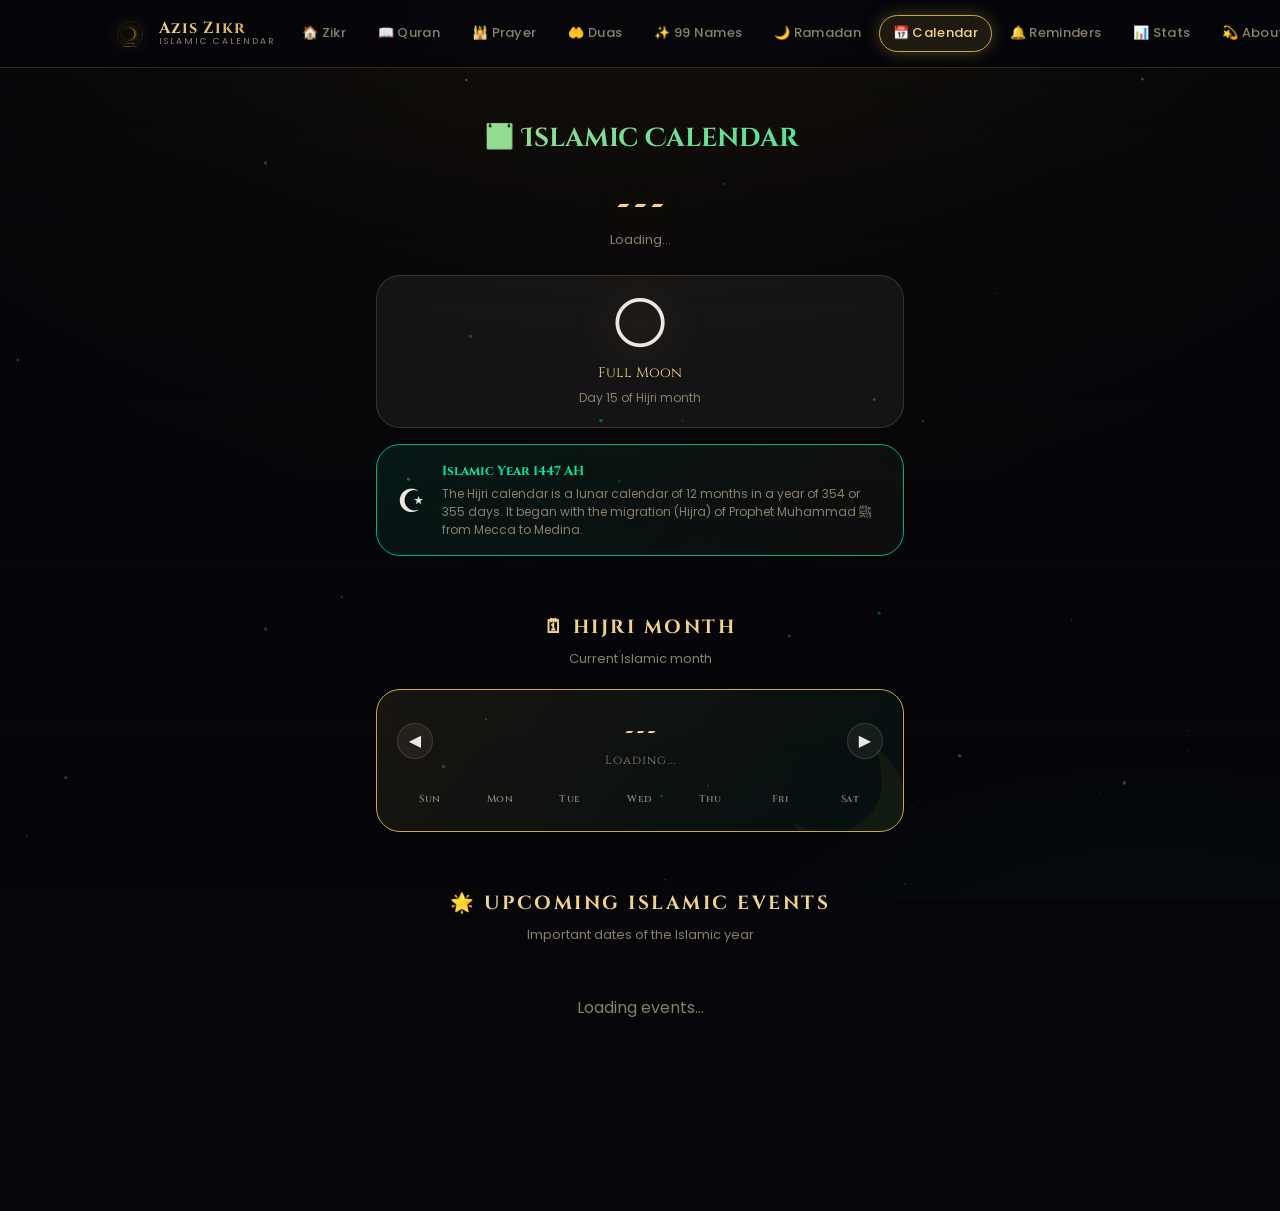
<file: calendar.html>
<!DOCTYPE html>
<html lang="en">
<head><script>if("serviceWorker"in navigator){navigator.serviceWorker.getRegistrations().then(r=>r.forEach(x=>x.unregister()));if(window.caches)caches.keys().then(k=>k.forEach(x=>caches.delete(x)));}</script>
<meta charset="UTF-8"><meta name="viewport" content="width=device-width,initial-scale=1,viewport-fit=cover"><meta http-equiv="Cache-Control" content="no-cache, no-store, must-revalidate"><meta http-equiv="Pragma" content="no-cache"><meta http-equiv="Expires" content="0">
<title>Azis Zikr — Islamic Calendar</title>
<link rel="stylesheet" href="css/style.css?v=5">
<link href="https://fonts.googleapis.com/css2?family=Amiri:ital,wght@0,400;0,700;1,400&family=Cinzel+Decorative:wght@400;700&family=Cinzel:wght@400;500;600;700&family=Noto+Nastaliq+Urdu:wght@400;700&family=Poppins:wght@300;400;500;600;700&display=swap" rel="stylesheet">
<meta name="theme-color" content="#c9a84c">
<style>
.cal-hero{text-align:center;padding:50px 20px 24px}
.cal-hero h1{font-family:'Cinzel Decorative',serif;font-size:clamp(18px,5vw,26px);background:linear-gradient(135deg,#f0d488,#00e8a2);-webkit-background-clip:text;-webkit-text-fill-color:transparent;background-clip:text;margin-bottom:6px}
.cal-hero .hijri-big{font-family:'Amiri',serif;font-size:clamp(22px,6vw,34px);color:var(--gold-lt);direction:rtl;margin:12px 0 4px;text-shadow:0 0 20px var(--gold-glow)}
.cal-hero .greg-lbl{color:var(--text-muted);font-size:13px}

/* HIJRI MONTH CARD */
.month-card{background:linear-gradient(135deg,rgba(201,168,76,.1),rgba(0,232,162,.05));border:1px solid var(--gold);border-radius:var(--radius-lg);padding:20px;margin-bottom:16px;overflow:hidden;position:relative}
.month-card::before{content:'🌙';position:absolute;font-size:100px;opacity:.05;bottom:-20px;right:-10px;line-height:1}
.month-nav{display:flex;align-items:center;justify-content:space-between;margin-bottom:16px}
.month-nav button{background:var(--surface);border:1px solid var(--border);color:var(--text);border-radius:50%;width:36px;height:36px;font-size:16px;cursor:pointer;transition:all .2s;display:flex;align-items:center;justify-content:center}
.month-nav button:hover{border-color:var(--gold);color:var(--gold)}
.month-title{text-align:center}
.month-title .hm-name{font-family:'Amiri',serif;font-size:22px;color:var(--gold-lt);direction:rtl;display:block}
.month-title .hm-en{font-size:12px;color:var(--text-muted);font-family:'Cinzel',serif;letter-spacing:1px}
.cal-grid{display:grid;grid-template-columns:repeat(7,1fr);gap:4px}
.cal-day-hdr{text-align:center;font-size:10px;color:var(--text-muted);font-weight:600;padding:4px 0;font-family:'Cinzel',serif;letter-spacing:.5px}
.cal-day{text-align:center;padding:7px 2px;border-radius:8px;font-size:12px;color:var(--text-muted);cursor:default;transition:all .2s;position:relative;min-height:34px;display:flex;flex-direction:column;align-items:center;justify-content:center;gap:1px}
.cal-day.today{background:var(--gold-glass);border:1px solid var(--gold);color:var(--gold-lt);font-weight:700}
.cal-day.has-event{color:var(--teal)}
.cal-day.has-event::after{content:'';width:4px;height:4px;background:var(--teal);border-radius:50%;position:absolute;bottom:3px}
.cal-day.friday{color:var(--gold)}
.cal-day.empty{opacity:0}
.cal-day .greg{font-size:8px;color:var(--text-muted2);opacity:.5}

/* UPCOMING EVENTS */
.events-list{display:flex;flex-direction:column;gap:10px}
.event-card{background:var(--surface);border:1px solid var(--border);border-radius:var(--radius);padding:14px 16px;display:flex;align-items:center;gap:14px;transition:border-color .2s;position:relative;overflow:hidden}
.event-card::before{content:'';position:absolute;left:0;top:0;bottom:0;width:3px;background:var(--gold)}
.event-card.teal::before{background:var(--teal)}
.event-card.red::before{background:#e8655a}
.event-card.green::before{background:#5ae895}
.event-icon{font-size:28px;flex-shrink:0;line-height:1}
.event-info{flex:1;min-width:0}
.event-name{font-family:'Cinzel',serif;font-size:13px;color:var(--gold-lt);font-weight:600;margin-bottom:2px}
.event-name-ur{font-family:'Noto Nastaliq Urdu',serif;font-size:13px;color:var(--text-muted);direction:rtl;margin-bottom:3px}
.event-date{font-size:11px;color:var(--text-muted)}
.event-cd{text-align:right;flex-shrink:0}
.event-cd .days{font-family:'Cinzel',serif;font-size:20px;color:var(--gold-lt);line-height:1;font-weight:700}
.event-cd .days.past{color:var(--teal);font-size:13px}
.event-cd .dlbl{font-size:9px;color:var(--text-muted);text-transform:uppercase;letter-spacing:.5px}

/* MOON PHASE */
.moon-card{background:var(--surface);border:1px solid var(--border);border-radius:var(--radius-lg);padding:20px;text-align:center;margin-bottom:16px}
.moon-emoji{font-size:56px;line-height:1;margin-bottom:10px;filter:drop-shadow(0 0 20px rgba(201,168,76,.4))}
.moon-name{font-family:'Cinzel',serif;font-size:14px;color:var(--gold-lt);margin-bottom:4px}
.moon-sub{font-size:12px;color:var(--text-muted)}

/* ISLAMIC YEAR INFO */
.year-card{background:linear-gradient(135deg,rgba(0,232,162,.08),rgba(201,168,76,.05));border:1px solid var(--teal-dk,#00b380);border-radius:var(--radius-lg);padding:16px 20px;display:flex;align-items:center;gap:16px;margin-bottom:16px}
.year-icon{font-size:32px}
.year-info h3{font-family:'Cinzel',serif;font-size:13px;color:var(--teal);margin-bottom:3px}
.year-info p{font-size:12px;color:var(--text-muted);line-height:1.5}
</style>
</head>
<body>
<canvas id="particles"></canvas>
<div class="page-overlay"></div>

<!-- HEADER -->
<header class="header" id="siteHeader">
  <div class="header-inner">
    <a href="index.html" class="logo">
      <img src="assets/logo.svg" alt="">
      <div class="logo-text"><span class="brand">Azis Zikr</span><span class="tagline">Islamic Calendar</span></div>
    </a>
    <nav class="nav" id="navMenu">
      <a href="index.html">🏠 Zikr</a>
      <a href="quran.html">📖 Quran</a>
      <a href="prayer.html">🕌 Prayer</a>
      <a href="duas.html">🤲 Duas</a>
      <a href="asmaul.html">✨ 99 Names</a>
      <a href="ramadan.html">🌙 Ramadan</a>
      <a href="calendar.html" class="active">📅 Calendar</a>
      <a href="reminders.html">🔔 Reminders</a>
      <a href="stats.html">📊 Stats</a>
      <a href="about.html">💫 About</a>
    </nav>
    <div class="hdr-right">
      <button class="icon-btn" id="themeBtn" title="Toggle theme">🌙</button>
      <button class="hamburger" id="ham" aria-label="Menu"><span></span><span></span><span></span></button>
    </div>
  </div>
</header>

<main class="page-main">

<!-- HERO -->
<div class="cal-hero">
  <h1>📅 Islamic Calendar</h1>
  <div class="hijri-big" id="hijriBig">۔۔۔</div>
  <div class="greg-lbl" id="gregLbl">Loading...</div>
</div>

<div class="page-wrap">

  <!-- MOON PHASE -->
  <div class="moon-card">
    <div class="moon-emoji" id="moonEmoji">🌕</div>
    <div class="moon-name" id="moonName">Full Moon</div>
    <div class="moon-sub" id="moonSub">Day 15 of Hijri month</div>
  </div>

  <!-- HIJRI YEAR INFO -->
  <div class="year-card">
    <div class="year-icon">☪️</div>
    <div class="year-info">
      <h3 id="yearTitle">Islamic Year 1447 AH</h3>
      <p id="yearInfo">The Hijri calendar is a lunar calendar of 12 months in a year of 354 or 355 days. It began with the migration (Hijra) of Prophet Muhammad ﷺ from Mecca to Medina.</p>
    </div>
  </div>

  <!-- HIJRI CALENDAR GRID -->
  <div class="sec-head"><h2>🗓 Hijri Month</h2><p id="calMonthSub">Current Islamic month</p></div>
  <div class="month-card">
    <div class="month-nav">
      <button id="prevMonth">◀</button>
      <div class="month-title">
        <span class="hm-name" id="calMonthAr">۔۔۔</span>
        <span class="hm-en" id="calMonthEn">Loading...</span>
      </div>
      <button id="nextMonth">▶</button>
    </div>
    <div class="cal-grid" id="calGrid">
      <div class="cal-day-hdr">Sun</div>
      <div class="cal-day-hdr">Mon</div>
      <div class="cal-day-hdr">Tue</div>
      <div class="cal-day-hdr">Wed</div>
      <div class="cal-day-hdr">Thu</div>
      <div class="cal-day-hdr">Fri</div>
      <div class="cal-day-hdr">Sat</div>
    </div>
  </div>

  <!-- UPCOMING ISLAMIC EVENTS -->
  <div class="sec-head"><h2>🌟 Upcoming Islamic Events</h2><p>Important dates of the Islamic year</p></div>
  <div class="events-list" id="eventsList">
    <div style="text-align:center;color:var(--text-muted);padding:30px">Loading events...</div>
  </div>

</div>
</main>

<script src="js/app.js?v=5"></script>
<script>
const q=s=>document.querySelector(s);
const p2=n=>String(n).padStart(2,'0');

// Hijri month names
const HIJRI_MONTHS_AR=['محرم','صفر','ربیع الاول','ربیع الثانی','جمادی الاولیٰ','جمادی الثانیہ','رجب','شعبان','رمضان','شوال','ذوالقعدہ','ذوالحجہ'];
const HIJRI_MONTHS_EN=['Muharram','Safar','Rabi al-Awwal','Rabi al-Thani','Jumada al-Ula','Jumada al-Thani','Rajab','Sha\'ban','Ramadan','Shawwal','Dhul Qa\'dah','Dhul Hijjah'];

// Islamic events (Hijri month, day, name, urdu, icon, color)
const ISLAMIC_EVENTS=[
  {m:1,  d:1,  name:'Islamic New Year',        ur:'اسلامی نیا سال',       icon:'🎊', col:'teal'},
  {m:1,  d:10, name:'Ashura — Fasting Day',    ur:'یوم عاشورہ',           icon:'🌊', col:'red'},
  {m:3,  d:12, name:'Milad un Nabi ﷺ',         ur:'عید میلاد النبیؐ',     icon:'🌹', col:'green'},
  {m:7,  d:27, name:'Isra wal Miraj',           ur:'اسراء و معراج',        icon:'✨', col:''},
  {m:8,  d:15, name:'Shab-e-Barat',             ur:'شب برات',              icon:'🌙', col:'teal'},
  {m:9,  d:1,  name:'Ramadan Begins',           ur:'ماہ رمضان شروع',       icon:'🌙', col:''},
  {m:9,  d:27, name:'Laylatul Qadr (27th)',     ur:'شب قدر',               icon:'⭐', col:'teal'},
  {m:10, d:1,  name:'Eid ul Fitr',              ur:'عید الفطر',            icon:'🎉', col:'green'},
  {m:12, d:8,  name:'Hajj Begins',              ur:'حج شروع',              icon:'🕋', col:''},
  {m:12, d:9,  name:'Day of Arafah',            ur:'یوم عرفہ',             icon:'🏔', col:'teal'},
  {m:12, d:10, name:'Eid ul Adha',              ur:'عید الاضحی',           icon:'🐑', col:'green'},
];

let currentHijriYear=1447, currentHijriMonth=1;
let todayHijri={year:1447,month:1,day:1};
let gregOffset={}; // map hijri day -> gregorian date string

async function init(){
  const now=new Date();
  q('#gregLbl').textContent=now.toLocaleDateString('en-US',{weekday:'long',day:'numeric',month:'long',year:'numeric'});
  try{
    const url=`https://api.aladhan.com/v1/gToH/${p2(now.getDate())}-${p2(now.getMonth()+1)}-${now.getFullYear()}`;
    const r=await fetch(url); const j=await r.json();
    const h=j.data.hijri;
    todayHijri={year:parseInt(h.year),month:parseInt(h.month.number),day:parseInt(h.day)};
    currentHijriYear=todayHijri.year;
    currentHijriMonth=todayHijri.month;
    q('#hijriBig').textContent=`${h.day} ${h.month.ar} ${h.year} ہجری`;
    q('#yearTitle').textContent=`Islamic Year ${h.year} AH`;
    updateMoonPhase(parseInt(h.day));
    renderCalendar();
    renderEvents();
  }catch{
    q('#hijriBig').textContent='تاریخ لوڈ نہیں ہوئی';
    renderEvents();
  }
}

function updateMoonPhase(hijriDay){
  const phases=[
    {d:1,  e:'🌑',n:'New Moon',         s:'Crescent just began'},
    {d:4,  e:'🌒',n:'Waxing Crescent',  s:'Moon is growing'},
    {d:7,  e:'🌓',n:'First Quarter',    s:'Half moon visible'},
    {d:10, e:'🌔',n:'Waxing Gibbous',   s:'Almost full'},
    {d:14, e:'🌕',n:'Full Moon',         s:'Brightest night'},
    {d:18, e:'🌖',n:'Waning Gibbous',   s:'Moon is fading'},
    {d:22, e:'🌗',n:'Last Quarter',     s:'Half visible'},
    {d:26, e:'🌘',n:'Waning Crescent',  s:'Nearing new moon'},
  ];
  let phase=phases[0];
  for(const p of phases){ if(hijriDay>=p.d) phase=p; }
  q('#moonEmoji').textContent=phase.e;
  q('#moonName').textContent=phase.n;
  q('#moonSub').textContent=`Day ${hijriDay} of Hijri month — ${phase.s}`;
}

async function renderCalendar(){
  q('#calMonthAr').textContent=HIJRI_MONTHS_AR[currentHijriMonth-1];
  q('#calMonthEn').textContent=`${HIJRI_MONTHS_EN[currentHijriMonth-1]} ${currentHijriYear} AH`;
  q('#calMonthSub').textContent=`${HIJRI_MONTHS_EN[currentHijriMonth-1]} ${currentHijriYear}`;

  // Get gregorian date for 1st of this hijri month
  try{
    const url=`https://api.aladhan.com/v1/hToG/01-${p2(currentHijriMonth)}-${currentHijriYear}`;
    const r=await fetch(url); const j=await r.json();
    const greg1=new Date(j.data.gregorian.date.split('-').reverse().join('-'));

    // Month length: 29 or 30 days
    const monthLen=currentHijriMonth%2===1?30:29;
    const firstDow=greg1.getDay(); // 0=Sun

    // Events for this month
    const eventsThisMonth=ISLAMIC_EVENTS.filter(e=>e.m===currentHijriMonth).map(e=>e.d);

    let html='<div class="cal-day-hdr">Sun</div><div class="cal-day-hdr">Mon</div><div class="cal-day-hdr">Tue</div><div class="cal-day-hdr">Wed</div><div class="cal-day-hdr">Thu</div><div class="cal-day-hdr">Fri</div><div class="cal-day-hdr">Sat</div>';

    // Empty cells before
    for(let i=0;i<firstDow;i++) html+=`<div class="cal-day empty"></div>`;

    for(let d=1;d<=monthLen;d++){
      const isToday=d===todayHijri.day&&currentHijriMonth===todayHijri.month&&currentHijriYear===todayHijri.year;
      const dow=(firstDow+d-1)%7;
      const isFri=dow===5;
      const hasEv=eventsThisMonth.includes(d);
      const gregDate=new Date(greg1); gregDate.setDate(greg1.getDate()+d-1);
      const gregStr=gregDate.getDate();
      html+=`<div class="cal-day ${isToday?'today':''} ${isFri?'friday':''} ${hasEv?'has-event':''}">
        <span>${d}</span>
        <span class="greg">${gregStr}</span>
      </div>`;
    }
    q('#calGrid').innerHTML=html;
  }catch{
    q('#calGrid').innerHTML='<div style="grid-column:1/-1;text-align:center;color:var(--text-muted);padding:20px">Calendar unavailable offline</div>';
  }
}

function renderEvents(){
  // Calculate days until each event this year (approximate)
  const now=new Date();
  const todayMs=now.getTime();

  // We'll estimate: each hijri month ~29.5 days
  // Base: today's hijri day
  const events=ISLAMIC_EVENTS.map(ev=>{
    // Days from today's hijri date to event
    let diffMonths=ev.m-todayHijri.month;
    let diffDays=ev.d-todayHijri.day;
    let totalDays=Math.round(diffMonths*29.5+diffDays);
    if(totalDays<-15) totalDays+=354; // wrap to next year
    const evDate=new Date(todayMs+totalDays*86400000);
    const past=totalDays<0;
    return{...ev,days:Math.abs(totalDays),past,evDate};
  }).sort((a,b)=>a.past===b.past?a.days-b.days:(a.past?1:-1));

  q('#eventsList').innerHTML=events.map(ev=>`
    <div class="event-card ${ev.col}">
      <div class="event-icon">${ev.icon}</div>
      <div class="event-info">
        <div class="event-name">${ev.name}</div>
        <div class="event-name-ur">${ev.ur}</div>
        <div class="event-date">${HIJRI_MONTHS_EN[ev.m-1]} ${ev.d} AH · ${ev.evDate.toLocaleDateString('en-US',{day:'numeric',month:'short'})}</div>
      </div>
      <div class="event-cd">
        ${ev.past
          ? `<div class="days past">✓ Done</div>`
          : ev.days===0
          ? `<div class="days" style="color:var(--teal)">Today!</div>`
          : `<div class="days">${ev.days}</div><div class="dlbl">days left</div>`
        }
      </div>
    </div>`).join('');
}

// Month navigation
q('#prevMonth').addEventListener('click',()=>{
  currentHijriMonth--;
  if(currentHijriMonth<1){currentHijriMonth=12;currentHijriYear--;}
  renderCalendar();
});
q('#nextMonth').addEventListener('click',()=>{
  currentHijriMonth++;
  if(currentHijriMonth>12){currentHijriMonth=1;currentHijriYear++;}
  renderCalendar();
});

init();
</script>
</body>
</html>
</file>
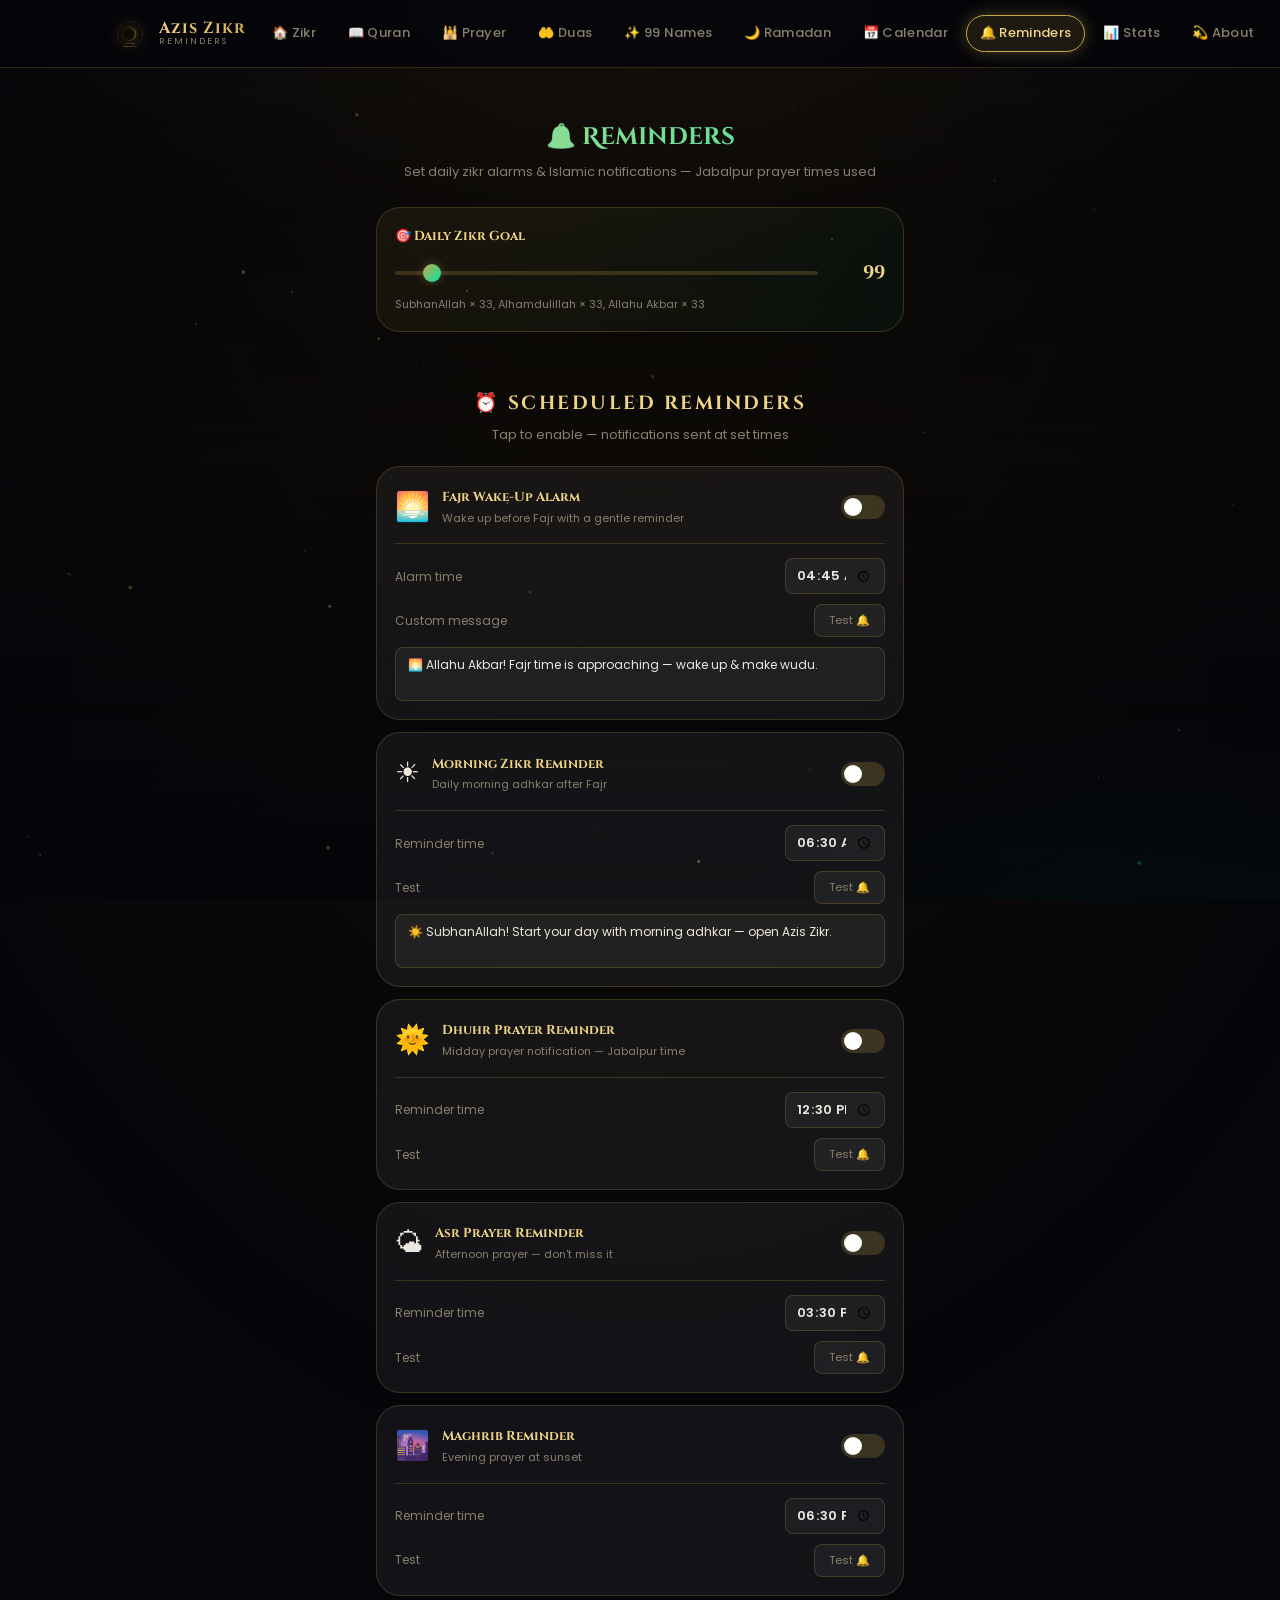
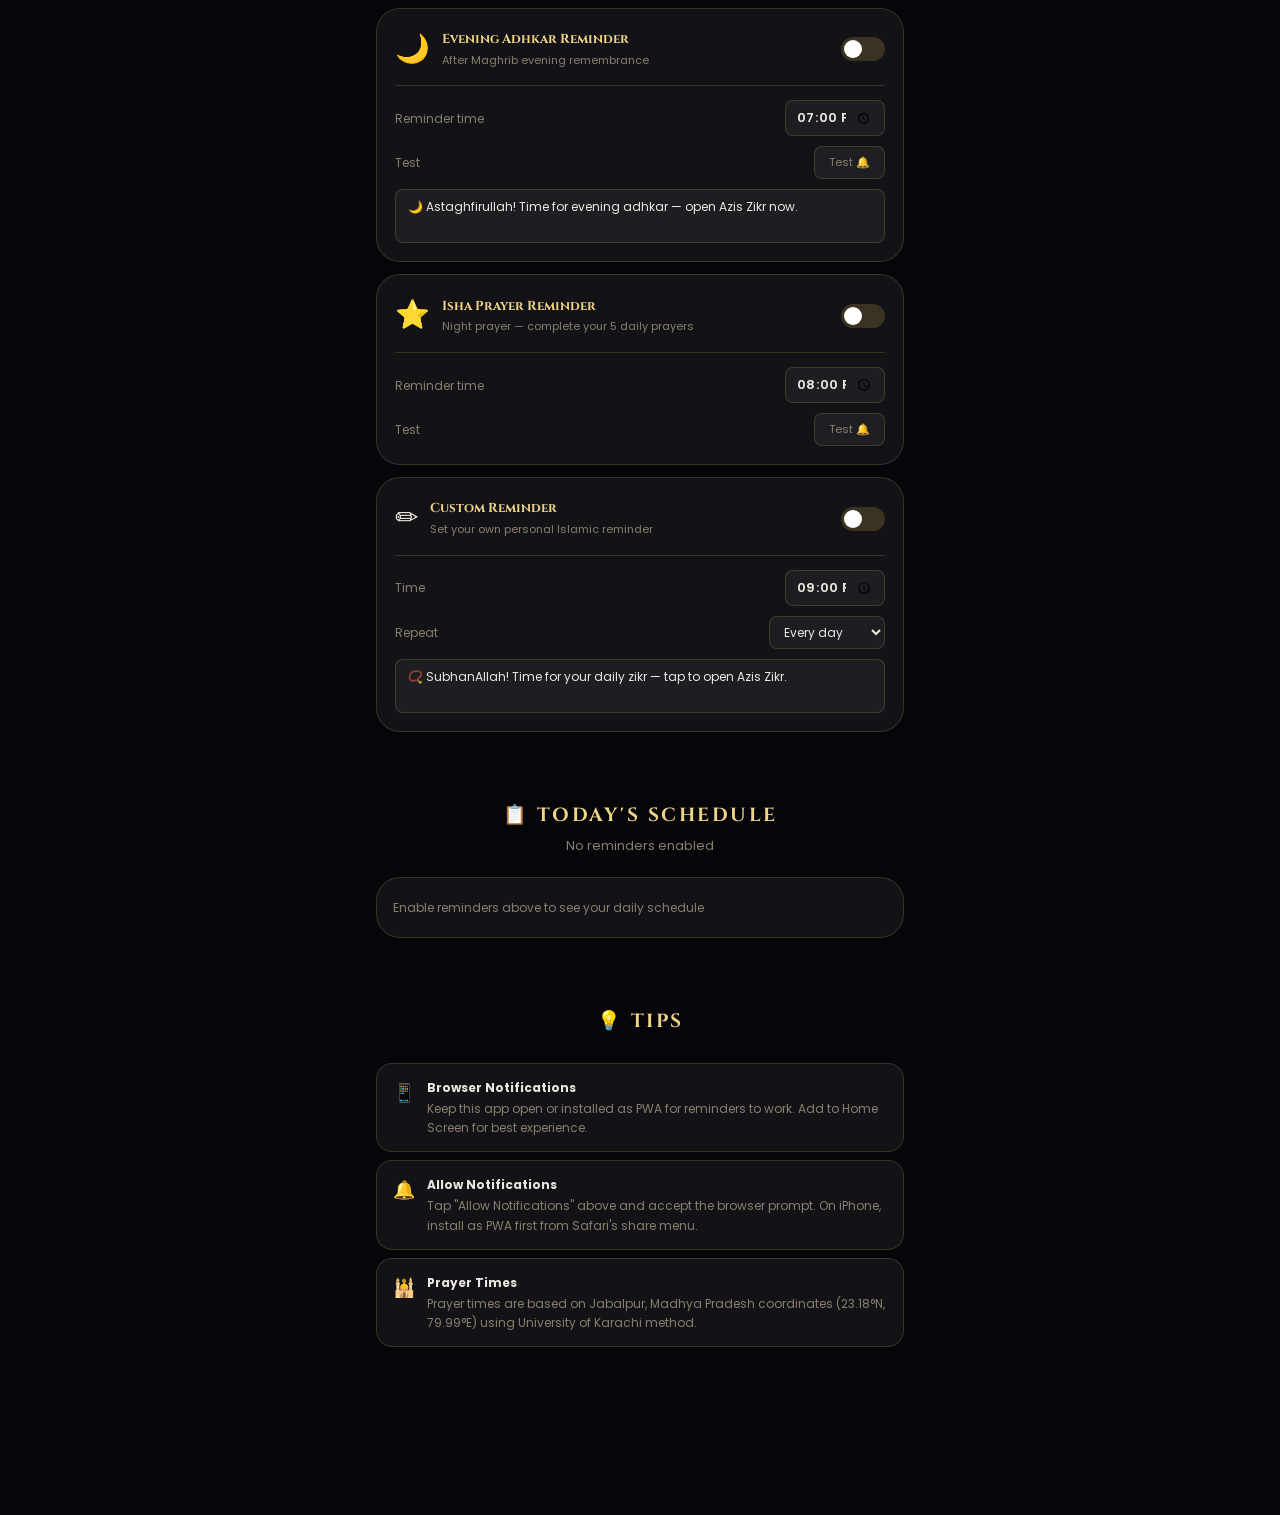
<file: reminders.html>
<!DOCTYPE html>
<html lang="en">
<head><script>if("serviceWorker"in navigator){navigator.serviceWorker.getRegistrations().then(r=>r.forEach(x=>x.unregister()));if(window.caches)caches.keys().then(k=>k.forEach(x=>caches.delete(x)));}</script>
<meta charset="UTF-8"><meta name="viewport" content="width=device-width,initial-scale=1,viewport-fit=cover"><meta http-equiv="Cache-Control" content="no-cache, no-store, must-revalidate"><meta http-equiv="Pragma" content="no-cache"><meta http-equiv="Expires" content="0">
<title>Azis Zikr — Reminders</title>
<link rel="stylesheet" href="css/style.css?v=5">
<link href="https://fonts.googleapis.com/css2?family=Amiri:ital,wght@0,400;0,700;1,400&family=Cinzel+Decorative:wght@400;700&family=Cinzel:wght@400;500;600;700&family=Poppins:wght@300;400;500;600;700&display=swap" rel="stylesheet">
<meta name="theme-color" content="#c9a84c">
<style>
.rem-hero{text-align:center;padding:50px 20px 24px}
.rem-hero h1{font-family:'Cinzel Decorative',serif;font-size:clamp(18px,5vw,24px);background:linear-gradient(135deg,#f0d488,#00e8a2);-webkit-background-clip:text;-webkit-text-fill-color:transparent;background-clip:text;margin-bottom:6px}
.rem-hero p{color:var(--text-muted);font-size:13px}

/* PERMISSION BANNER */
.perm-banner{display:none;background:linear-gradient(135deg,rgba(201,168,76,.12),rgba(0,232,162,.06));border:1px solid var(--gold);border-radius:var(--radius-lg);padding:16px 18px;margin-bottom:16px;text-align:center}
.perm-banner.show{display:block}
.perm-banner p{font-size:13px;color:var(--text-muted);margin-bottom:10px}
.perm-btn{background:linear-gradient(135deg,var(--gold),var(--teal));color:#000;border:none;border-radius:100px;padding:10px 24px;font-family:'Poppins',sans-serif;font-size:13px;font-weight:700;cursor:pointer;transition:opacity .2s}
.perm-btn:hover{opacity:.85}
.perm-status{font-size:12px;margin-top:8px;font-weight:600}
.perm-status.granted{color:var(--teal)}
.perm-status.denied{color:#e8655a}

/* REMINDER CARD */
.rem-card{background:var(--surface);border:1px solid var(--border);border-radius:var(--radius-lg);padding:18px;margin-bottom:12px;transition:border-color .3s}
.rem-card.enabled{border-color:var(--gold);background:rgba(201,168,76,.04)}
.rem-card-head{display:flex;align-items:center;gap:12px;margin-bottom:14px}
.rem-icon{font-size:28px;flex-shrink:0}
.rem-title{flex:1}
.rem-title h3{font-family:'Cinzel',serif;font-size:13px;color:var(--gold-lt);margin-bottom:2px}
.rem-title p{font-size:11px;color:var(--text-muted)}
.rem-toggle{position:relative;width:44px;height:24px;flex-shrink:0}
.rem-toggle input{opacity:0;width:0;height:0;position:absolute}
.rem-slider{position:absolute;inset:0;background:var(--border);border-radius:100px;cursor:pointer;transition:background .3s}
.rem-slider::before{content:'';position:absolute;width:18px;height:18px;left:3px;top:3px;background:#fff;border-radius:50%;transition:transform .3s}
.rem-toggle input:checked+.rem-slider{background:linear-gradient(135deg,var(--gold),var(--teal))}
.rem-toggle input:checked+.rem-slider::before{transform:translateX(20px)}

.rem-options{display:flex;flex-direction:column;gap:10px;border-top:1px solid var(--border);padding-top:14px}
.rem-row{display:flex;align-items:center;justify-content:space-between;gap:12px}
.rem-row label{font-size:12px;color:var(--text-muted)}
.time-input{background:var(--surface-2,rgba(255,255,255,.05));border:1px solid var(--border);color:var(--text);border-radius:8px;padding:6px 10px;font-family:'Poppins',sans-serif;font-size:13px;font-weight:600;outline:none;transition:border-color .2s;width:100px;text-align:center}
.time-input:focus{border-color:var(--gold)}
.select-input{background:var(--surface-2,rgba(255,255,255,.05));border:1px solid var(--border);color:var(--text);border-radius:8px;padding:6px 10px;font-family:'Poppins',sans-serif;font-size:12px;outline:none;cursor:pointer;transition:border-color .2s}
.select-input:focus{border-color:var(--gold)}
.rem-msg-input{width:100%;background:var(--surface-2,rgba(255,255,255,.05));border:1px solid var(--border);color:var(--text);border-radius:8px;padding:8px 12px;font-family:'Poppins',sans-serif;font-size:12px;outline:none;resize:none;transition:border-color .2s}
.rem-msg-input:focus{border-color:var(--gold)}
.test-btn{background:var(--surface);border:1px solid var(--border);color:var(--text-muted);border-radius:8px;padding:7px 14px;font-size:11px;font-family:'Poppins',sans-serif;cursor:pointer;transition:all .2s;white-space:nowrap}
.test-btn:hover{border-color:var(--teal);color:var(--teal)}

/* SCHEDULE LIST */
.schedule-wrap{background:var(--surface);border:1px solid var(--border);border-radius:var(--radius-lg);overflow:hidden;margin-bottom:16px}
.schedule-item{display:flex;align-items:center;gap:12px;padding:12px 16px;border-bottom:1px solid var(--border)}
.schedule-item:last-child{border-bottom:none}
.sch-time{font-family:'Cinzel',serif;font-size:16px;color:var(--gold-lt);font-weight:700;min-width:60px}
.sch-info{flex:1}
.sch-name{font-size:12px;color:var(--text);font-weight:600}
.sch-sub{font-size:10px;color:var(--text-muted)}
.sch-dot{width:8px;height:8px;border-radius:50%;background:var(--border);flex-shrink:0}
.sch-dot.on{background:var(--teal);box-shadow:0 0 8px rgba(0,232,162,.5)}

/* DAILY ZIKR GOAL */
.goal-card{background:linear-gradient(135deg,rgba(201,168,76,.08),rgba(0,232,162,.04));border:1px solid var(--border);border-radius:var(--radius-lg);padding:18px;margin-bottom:16px}
.goal-card h3{font-family:'Cinzel',serif;font-size:13px;color:var(--gold-lt);margin-bottom:12px}
.goal-slider-wrap{display:flex;align-items:center;gap:12px}
.goal-slider{flex:1;-webkit-appearance:none;appearance:none;height:4px;background:var(--border);border-radius:2px;outline:none}
.goal-slider::-webkit-slider-thumb{-webkit-appearance:none;width:18px;height:18px;border-radius:50%;background:linear-gradient(135deg,var(--gold),var(--teal));cursor:pointer;box-shadow:0 0 10px var(--gold-glow)}
.goal-val{font-family:'Cinzel',serif;font-size:18px;color:var(--gold-lt);font-weight:700;min-width:55px;text-align:right}

/* TIPS */
.tip-card{background:var(--surface);border:1px solid var(--border);border-radius:var(--radius);padding:14px 16px;margin-bottom:8px;display:flex;gap:12px;align-items:flex-start}
.tip-icon{font-size:18px;flex-shrink:0;margin-top:1px}
.tip-txt{font-size:12px;color:var(--text-muted);line-height:1.6}
.tip-txt strong{color:var(--text);display:block;margin-bottom:2px;font-size:12px}
</style>
</head>
<body>
<canvas id="particles"></canvas>
<div class="page-overlay"></div>

<!-- HEADER -->
<header class="header" id="siteHeader">
  <div class="header-inner">
    <a href="index.html" class="logo">
      <img src="assets/logo.svg" alt="">
      <div class="logo-text"><span class="brand">Azis Zikr</span><span class="tagline">Reminders</span></div>
    </a>
    <nav class="nav" id="navMenu">
      <a href="index.html">🏠 Zikr</a>
      <a href="quran.html">📖 Quran</a>
      <a href="prayer.html">🕌 Prayer</a>
      <a href="duas.html">🤲 Duas</a>
      <a href="asmaul.html">✨ 99 Names</a>
      <a href="ramadan.html">🌙 Ramadan</a>
      <a href="calendar.html">📅 Calendar</a>
      <a href="reminders.html" class="active">🔔 Reminders</a>
      <a href="stats.html">📊 Stats</a>
      <a href="about.html">💫 About</a>
    </nav>
    <div class="hdr-right">
      <button class="icon-btn" id="themeBtn" title="Toggle theme">🌙</button>
      <button class="hamburger" id="ham" aria-label="Menu"><span></span><span></span><span></span></button>
    </div>
  </div>
</header>

<main class="page-main">
<div class="rem-hero">
  <h1>🔔 Reminders</h1>
  <p>Set daily zikr alarms & Islamic notifications — Jabalpur prayer times used</p>
</div>

<div class="page-wrap">

  <!-- PERMISSION BANNER -->
  <div class="perm-banner" id="permBanner">
    <p>🔔 Enable browser notifications to receive prayer & zikr reminders</p>
    <button class="perm-btn" id="permBtn">Allow Notifications</button>
    <div class="perm-status" id="permStatus"></div>
  </div>

  <!-- DAILY ZIKR GOAL -->
  <div class="goal-card">
    <h3>🎯 Daily Zikr Goal</h3>
    <div class="goal-slider-wrap">
      <input type="range" class="goal-slider" id="goalSlider" min="33" max="1000" step="33" value="99">
      <div class="goal-val" id="goalVal">99</div>
    </div>
    <div style="font-size:11px;color:var(--text-muted);margin-top:8px" id="goalLabel">SubhanAllah × 33, Alhamdulillah × 33, Allahu Akbar × 33</div>
  </div>

  <!-- REMINDER CARDS -->
  <div class="sec-head"><h2>⏰ Scheduled Reminders</h2><p>Tap to enable — notifications sent at set times</p></div>

  <!-- FAJR REMINDER -->
  <div class="rem-card" id="remFajr">
    <div class="rem-card-head">
      <div class="rem-icon">🌅</div>
      <div class="rem-title">
        <h3>Fajr Wake-Up Alarm</h3>
        <p>Wake up before Fajr with a gentle reminder</p>
      </div>
      <label class="rem-toggle"><input type="checkbox" id="togFajr"><span class="rem-slider"></span></label>
    </div>
    <div class="rem-options">
      <div class="rem-row">
        <label>Alarm time</label>
        <input type="time" class="time-input" id="timeFajr" value="04:45">
      </div>
      <div class="rem-row">
        <label>Custom message</label>
        <button class="test-btn" onclick="testNotif('🌅 Fajr Alert','Allahu Akbar! Time for Fajr prayer — wake up & make wudu.')">Test 🔔</button>
      </div>
      <textarea class="rem-msg-input" id="msgFajr" rows="2">🌅 Allahu Akbar! Fajr time is approaching — wake up & make wudu.</textarea>
    </div>
  </div>

  <!-- MORNING ZIKR -->
  <div class="rem-card" id="remMorning">
    <div class="rem-card-head">
      <div class="rem-icon">☀️</div>
      <div class="rem-title">
        <h3>Morning Zikr Reminder</h3>
        <p>Daily morning adhkar after Fajr</p>
      </div>
      <label class="rem-toggle"><input type="checkbox" id="togMorning"><span class="rem-slider"></span></label>
    </div>
    <div class="rem-options">
      <div class="rem-row">
        <label>Reminder time</label>
        <input type="time" class="time-input" id="timeMorning" value="06:30">
      </div>
      <div class="rem-row">
        <label>Test</label>
        <button class="test-btn" onclick="testNotif('☀️ Morning Zikr','SubhanAllah × 33, Alhamdulillah × 33, Allahu Akbar × 34')">Test 🔔</button>
      </div>
      <textarea class="rem-msg-input" id="msgMorning" rows="2">☀️ SubhanAllah! Start your day with morning adhkar — open Azis Zikr.</textarea>
    </div>
  </div>

  <!-- DHUHR REMINDER -->
  <div class="rem-card" id="remDhuhr">
    <div class="rem-card-head">
      <div class="rem-icon">🌞</div>
      <div class="rem-title">
        <h3>Dhuhr Prayer Reminder</h3>
        <p>Midday prayer notification — Jabalpur time</p>
      </div>
      <label class="rem-toggle"><input type="checkbox" id="togDhuhr"><span class="rem-slider"></span></label>
    </div>
    <div class="rem-options">
      <div class="rem-row">
        <label>Reminder time</label>
        <input type="time" class="time-input" id="timeDhuhr" value="12:30">
      </div>
      <div class="rem-row">
        <label>Test</label>
        <button class="test-btn" onclick="testNotif('🌞 Dhuhr Time','Hayya ala-Salah! Dhuhr prayer time in Jabalpur.')">Test 🔔</button>
      </div>
    </div>
  </div>

  <!-- ASR REMINDER -->
  <div class="rem-card" id="remAsr">
    <div class="rem-card-head">
      <div class="rem-icon">🌤</div>
      <div class="rem-title">
        <h3>Asr Prayer Reminder</h3>
        <p>Afternoon prayer — don't miss it</p>
      </div>
      <label class="rem-toggle"><input type="checkbox" id="togAsr"><span class="rem-slider"></span></label>
    </div>
    <div class="rem-options">
      <div class="rem-row">
        <label>Reminder time</label>
        <input type="time" class="time-input" id="timeAsr" value="15:30">
      </div>
      <div class="rem-row">
        <label>Test</label>
        <button class="test-btn" onclick="testNotif('🌤 Asr Time','Hayya ala-Salah! Asr prayer time in Jabalpur.')">Test 🔔</button>
      </div>
    </div>
  </div>

  <!-- MAGHRIB REMINDER -->
  <div class="rem-card" id="remMaghrib">
    <div class="rem-card-head">
      <div class="rem-icon">🌆</div>
      <div class="rem-title">
        <h3>Maghrib Reminder</h3>
        <p>Evening prayer at sunset</p>
      </div>
      <label class="rem-toggle"><input type="checkbox" id="togMaghrib"><span class="rem-slider"></span></label>
    </div>
    <div class="rem-options">
      <div class="rem-row">
        <label>Reminder time</label>
        <input type="time" class="time-input" id="timeMaghrib" value="18:30">
      </div>
      <div class="rem-row">
        <label>Test</label>
        <button class="test-btn" onclick="testNotif('🌆 Maghrib Time','Hayya ala-Salah! Maghrib prayer time in Jabalpur.')">Test 🔔</button>
      </div>
    </div>
  </div>

  <!-- EVENING ZIKR -->
  <div class="rem-card" id="remEvening">
    <div class="rem-card-head">
      <div class="rem-icon">🌙</div>
      <div class="rem-title">
        <h3>Evening Adhkar Reminder</h3>
        <p>After Maghrib evening remembrance</p>
      </div>
      <label class="rem-toggle"><input type="checkbox" id="togEvening"><span class="rem-slider"></span></label>
    </div>
    <div class="rem-options">
      <div class="rem-row">
        <label>Reminder time</label>
        <input type="time" class="time-input" id="timeEvening" value="19:00">
      </div>
      <div class="rem-row">
        <label>Test</label>
        <button class="test-btn" onclick="testNotif('🌙 Evening Zikr','Astaghfirullah! Time for evening adhkar — open Azis Zikr.')">Test 🔔</button>
      </div>
      <textarea class="rem-msg-input" id="msgEvening" rows="2">🌙 Astaghfirullah! Time for evening adhkar — open Azis Zikr now.</textarea>
    </div>
  </div>

  <!-- ISHA REMINDER -->
  <div class="rem-card" id="remIsha">
    <div class="rem-card-head">
      <div class="rem-icon">⭐</div>
      <div class="rem-title">
        <h3>Isha Prayer Reminder</h3>
        <p>Night prayer — complete your 5 daily prayers</p>
      </div>
      <label class="rem-toggle"><input type="checkbox" id="togIsha"><span class="rem-slider"></span></label>
    </div>
    <div class="rem-options">
      <div class="rem-row">
        <label>Reminder time</label>
        <input type="time" class="time-input" id="timeIsha" value="20:00">
      </div>
      <div class="rem-row">
        <label>Test</label>
        <button class="test-btn" onclick="testNotif('⭐ Isha Time','Hayya ala-Salah! Isha prayer time in Jabalpur.')">Test 🔔</button>
      </div>
    </div>
  </div>

  <!-- CUSTOM REMINDER -->
  <div class="rem-card" id="remCustom">
    <div class="rem-card-head">
      <div class="rem-icon">✏️</div>
      <div class="rem-title">
        <h3>Custom Reminder</h3>
        <p>Set your own personal Islamic reminder</p>
      </div>
      <label class="rem-toggle"><input type="checkbox" id="togCustom"><span class="rem-slider"></span></label>
    </div>
    <div class="rem-options">
      <div class="rem-row">
        <label>Time</label>
        <input type="time" class="time-input" id="timeCustom" value="21:00">
      </div>
      <div class="rem-row">
        <label>Repeat</label>
        <select class="select-input" id="repeatCustom">
          <option value="daily">Every day</option>
          <option value="fri">Fridays only</option>
          <option value="weekday">Weekdays</option>
        </select>
      </div>
      <textarea class="rem-msg-input" id="msgCustom" rows="2" placeholder="Your custom reminder message...">📿 SubhanAllah! Time for your daily zikr — tap to open Azis Zikr.</textarea>
    </div>
  </div>

  <!-- TODAY'S SCHEDULE -->
  <div class="sec-head" style="margin-top:28px"><h2>📋 Today's Schedule</h2><p id="scheduleCount">No reminders enabled</p></div>
  <div class="schedule-wrap" id="scheduleList">
    <div class="schedule-item"><span style="color:var(--text-muted);font-size:12px;padding:8px 0">Enable reminders above to see your daily schedule</span></div>
  </div>

  <!-- TIPS -->
  <div class="sec-head" style="margin-top:28px"><h2>💡 Tips</h2></div>
  <div class="tip-card">
    <div class="tip-icon">📱</div>
    <div class="tip-txt"><strong>Browser Notifications</strong>Keep this app open or installed as PWA for reminders to work. Add to Home Screen for best experience.</div>
  </div>
  <div class="tip-card">
    <div class="tip-icon">🔔</div>
    <div class="tip-txt"><strong>Allow Notifications</strong>Tap "Allow Notifications" above and accept the browser prompt. On iPhone, install as PWA first from Safari's share menu.</div>
  </div>
  <div class="tip-card">
    <div class="tip-icon">🕌</div>
    <div class="tip-txt"><strong>Prayer Times</strong>Prayer times are based on Jabalpur, Madhya Pradesh coordinates (23.18°N, 79.99°E) using University of Karachi method.</div>
  </div>

</div>
</main>

<script src="js/app.js?v=5"></script>
<script>
const q=s=>document.querySelector(s);

// Storage keys
const KEYS={
  fajr:'rem_fajr', morning:'rem_morning', dhuhr:'rem_dhuhr',
  asr:'rem_asr', maghrib:'rem_maghrib', evening:'rem_evening',
  isha:'rem_isha', custom:'rem_custom', goal:'rem_goal'
};

// Load saved settings
function loadSettings(){
  const reminders=['fajr','morning','dhuhr','asr','maghrib','evening','isha','custom'];
  reminders.forEach(id=>{
    const saved=JSON.parse(localStorage.getItem(KEYS[id])||'null');
    if(!saved) return;
    const tog=q('#tog'+cap(id));
    if(tog) tog.checked=saved.enabled||false;
    const timeEl=q('#time'+cap(id));
    if(timeEl&&saved.time) timeEl.value=saved.time;
    const msgEl=q('#msg'+cap(id));
    if(msgEl&&saved.msg) msgEl.value=saved.msg;
    if(saved.enabled) q('#rem'+cap(id)).classList.add('enabled');
  });
  const goal=localStorage.getItem(KEYS.goal)||99;
  q('#goalSlider').value=goal;
  updateGoalLabel(parseInt(goal));
}

function cap(s){return s.charAt(0).toUpperCase()+s.slice(1)}

function saveReminder(id){
  const tog=q('#tog'+cap(id));
  const timeEl=q('#time'+cap(id));
  const msgEl=q('#msg'+cap(id));
  const data={
    enabled:tog?tog.checked:false,
    time:timeEl?timeEl.value:'',
    msg:msgEl?msgEl.value:''
  };
  localStorage.setItem(KEYS[id],JSON.stringify(data));
  q('#rem'+cap(id)).classList.toggle('enabled',data.enabled);
  updateSchedule();
  if(data.enabled && Notification.permission==='granted'){
    scheduleNotification(id,data);
  }
}

// Attach listeners
['fajr','morning','dhuhr','asr','maghrib','evening','isha','custom'].forEach(id=>{
  const tog=q('#tog'+cap(id));
  const timeEl=q('#time'+cap(id));
  const msgEl=q('#msg'+cap(id));
  if(tog) tog.addEventListener('change',()=>saveReminder(id));
  if(timeEl) timeEl.addEventListener('change',()=>saveReminder(id));
  if(msgEl) msgEl.addEventListener('input',()=>saveReminder(id));
});

// Permission
function checkPermission(){
  if(!('Notification' in window)){
    q('#permBanner').classList.add('show');
    q('#permStatus').textContent='❌ Notifications not supported in this browser';
    q('#permStatus').className='perm-status denied';
    return;
  }
  if(Notification.permission==='default'){
    q('#permBanner').classList.add('show');
  } else if(Notification.permission==='granted'){
    q('#permStatus').textContent='✅ Notifications enabled';
    q('#permStatus').className='perm-status granted';
    q('#permBanner').classList.add('show');
  } else {
    q('#permBanner').classList.add('show');
    q('#permStatus').textContent='❌ Notifications blocked — check browser settings';
    q('#permStatus').className='perm-status denied';
  }
}

q('#permBtn').addEventListener('click',async()=>{
  if(!('Notification' in window)) return;
  const result=await Notification.requestPermission();
  if(result==='granted'){
    q('#permStatus').textContent='✅ Notifications enabled!';
    q('#permStatus').className='perm-status granted';
    q('#permBtn').textContent='✅ Allowed';
    new Notification('🕌 Azis Zikr',{body:'Notifications enabled! May Allah bless your ibadah.',icon:'assets/icons/icon-192.png'});
  } else {
    q('#permStatus').textContent='❌ Permission denied — enable in browser settings';
    q('#permStatus').className='perm-status denied';
  }
});

function testNotif(title,body){
  if(Notification.permission!=='granted'){
    alert('Enable notifications first!');
    return;
  }
  new Notification(title,{body,icon:'assets/icons/icon-192.png'});
}

function scheduleNotification(id,data){
  // Web notifications can only fire when page is open
  // We schedule them via setTimeout for the current session
  const[h,m]=data.time.split(':').map(Number);
  const now=new Date();
  const target=new Date(now.getFullYear(),now.getMonth(),now.getDate(),h,m,0);
  if(target<=now) target.setDate(target.getDate()+1);
  const ms=target-now;
  const label={
    fajr:'🌅 Fajr Reminder', morning:'☀️ Morning Zikr', dhuhr:'🌞 Dhuhr Reminder',
    asr:'🌤 Asr Reminder', maghrib:'🌆 Maghrib Reminder', evening:'🌙 Evening Adhkar',
    isha:'⭐ Isha Reminder', custom:'📿 Azis Zikr'
  }[id]||'🕌 Azis Zikr';
  const body=data.msg||`Time for ${id} — open Azis Zikr`;
  setTimeout(()=>{
    if(Notification.permission==='granted'){
      new Notification(label,{body,icon:'assets/icons/icon-192.png'});
    }
  },ms);
}

function updateSchedule(){
  const reminders=[
    {id:'fajr',name:'Fajr Wake-Up',icon:'🌅'},
    {id:'morning',name:'Morning Zikr',icon:'☀️'},
    {id:'dhuhr',name:'Dhuhr Prayer',icon:'🌞'},
    {id:'asr',name:'Asr Prayer',icon:'🌤'},
    {id:'maghrib',name:'Maghrib Prayer',icon:'🌆'},
    {id:'evening',name:'Evening Adhkar',icon:'🌙'},
    {id:'isha',name:'Isha Prayer',icon:'⭐'},
    {id:'custom',name:'Custom Reminder',icon:'✏️'},
  ];
  const enabled=reminders.map(r=>{
    const saved=JSON.parse(localStorage.getItem(KEYS[r.id])||'null');
    if(!saved||!saved.enabled) return null;
    return{...r,time:saved.time||'00:00'};
  }).filter(Boolean).sort((a,b)=>a.time.localeCompare(b.time));

  q('#scheduleCount').textContent=enabled.length?`${enabled.length} reminder${enabled.length>1?'s':''} active today`:'No reminders enabled';
  q('#scheduleList').innerHTML=enabled.length
    ? enabled.map(r=>`
        <div class="schedule-item">
          <div class="sch-time">${r.time}</div>
          <div class="sch-info">
            <div class="sch-name">${r.icon} ${r.name}</div>
            <div class="sch-sub">Daily reminder</div>
          </div>
          <div class="sch-dot on"></div>
        </div>`).join('')
    : '<div class="schedule-item"><span style="color:var(--text-muted);font-size:12px">Enable reminders above to see your schedule</span></div>';
}

function updateGoalLabel(val){
  q('#goalVal').textContent=val;
  const labels={33:'SubhanAllah × 33',99:'SubhanAllah × 33, Alhamdulillah × 33, Allahu Akbar × 33',100:'100 dhikr — a blessed round',500:'Intense ibadah day',1000:'Dedicated worship session'};
  let lbl='Daily zikr goal set';
  const keys=Object.keys(labels).map(Number).sort((a,b)=>a-b);
  for(const k of keys){ if(val>=k) lbl=labels[k]; }
  q('#goalLabel').textContent=lbl;
  localStorage.setItem(KEYS.goal,val);
}

q('#goalSlider').addEventListener('input',e=>updateGoalLabel(parseInt(e.target.value)));

// Init
checkPermission();
loadSettings();
updateSchedule();
</script>
</body>
</html>
</file>
<file: css/style.css>
:root {
    --gold: #c9a84c;
    --gold-lt: #f0d488;
    --gold-dk: #8a6d28;
    --gold-glow: rgba(201, 168, 76, .35);
    --gold-glass: rgba(201, 168, 76, .12);
    --teal: #00e8a2;
    --teal-glow: rgba(0, 232, 162, .25);
    --teal-glass: rgba(0, 232, 162, .1);
    --bg: #05050a;
    --bg2: #08080f;
    --surface: rgba(255, 255, 255, .055);
    --surface2: rgba(255, 255, 255, .09);
    --border: rgba(201, 168, 76, .22);
    --border2: rgba(255, 255, 255, .07);
    --text: #ede8df;
    --text-muted: #8a7f6d;
    --text-dim: #544d3f;
    --header-h: 68px;
    --max-w: 560px;
    --radius: 16px;
    --radius-lg: 24px;
    --ease: cubic-bezier(.4, 0, .2, 1);
    --spring: cubic-bezier(.34, 1.56, .64, 1)
}

*,
*::before,
*::after {
    box-sizing: border-box;
    margin: 0;
    padding: 0
}

html {
    scroll-behavior: smooth;
    -webkit-tap-highlight-color: transparent
}

body {
    font-family: 'Poppins', system-ui, -apple-system, sans-serif;
    background: var(--bg);
    color: var(--text);
    overflow-x: hidden;
    min-height: 100vh;
    line-height: 1.6;
    background-image: radial-gradient(ellipse 120% 80% at 50% 0%, rgba(20, 15, 5, .95)0%, rgba(5, 5, 10, 1)60%)
}

a {
    text-decoration: none;
    color: inherit
}

img {
    max-width: 100%;
    display: block
}

button {
    font-family: 'Poppins', system-ui, sans-serif;
    cursor: pointer;
    border: none;
    background: none
}

input,
select,
textarea {
    font-family: 'Poppins', system-ui, sans-serif
}

::-webkit-scrollbar {
    width: 5px
}

::-webkit-scrollbar-track {
    background: #0a0a12
}

::-webkit-scrollbar-thumb {
    background: var(--gold-dk);
    border-radius: 3px
}

::selection {
    background: var(--gold-glass);
    color: var(--gold-lt)
}

#bgVideo {
    position: fixed;
    inset: 0;
    width: 100%;
    height: 100%;
    object-fit: cover;
    z-index: -10;
    filter: brightness(.18)saturate(.5)
}

.page-overlay {
    position: fixed;
    inset: 0;
    z-index: -5;
    pointer-events: none;
    background: radial-gradient(ellipse 90% 60% at 50% -10%, rgba(201, 168, 76, .07)0%, transparent 65%), radial-gradient(ellipse 60% 50% at 90% 110%, rgba(0, 180, 120, .05)0%, transparent 60%), linear-gradient(180deg, rgba(5, 5, 10, .6)0%, rgba(5, 5, 10, .25)50%, rgba(5, 5, 10, .8)100%)
}

#particles {
    position: fixed;
    inset: 0;
    z-index: -4;
    pointer-events: none;
    opacity: .55
}

#splash {
    position: fixed;
    inset: 0;
    background: var(--bg);
    display: flex;
    flex-direction: column;
    align-items: center;
    justify-content: center;
    z-index: 9999;
    gap: 18px
}

#splash.hidden,
#splash[style*="display:none"] {
    display: none !important;
    opacity: 0 !important;
    visibility: hidden !important
}

#splash img {
    width: 110px;
    height: 110px;
    border-radius: 50%;
    background: #fff;
    padding: 12px;
    box-shadow: 0 0 60px var(--gold-glow), 0 0 120px rgba(201, 168, 76, .15)
}

#splash .splash-title {
    font-family: 'Cinzel', serif;
    font-size: 22px;
    color: var(--gold);
    letter-spacing: 3px
}

#splash .splash-arabic {
    font-family: 'Amiri', serif;
    font-size: 18px;
    color: var(--text-muted)
}

#splash .splash-bar {
    width: 140px;
    height: 2px;
    background: var(--surface);
    border-radius: 2px;
    overflow: hidden
}

#splash .splash-fill {
    height: 100%;
    background: linear-gradient(90deg, var(--gold), var(--teal));
    border-radius: 2px;
    animation: splashLoad .s ease both
}

@keyframes splashPulse {
    from {
        box-shadow: 0 0 30px var(--gold-glow)
    }

    to {
        box-shadow: 0 0 80px var(--gold-glow), 0 0 160px rgba(201, 168, 76, .12)
    }
}

@keyframes splashLoad {
    from {
        width: 0
    }

    to {
        width: 100%
    }
}

.header {
    position: sticky;
    top: 0;
    z-index: 10001;
    height: var(--header-h);
    background: rgba(5, 5, 10, .88);
    backdrop-filter: blur(22px);
    -webkit-backdrop-filter: blur(22px);
    border-bottom: 1px solid var(--border);
    transition: all .3s var(--ease)
}

.header.scrolled {
    background: rgba(5, 5, 10, .97);
    box-shadow: 0 8px 40px rgba(0, 0, 0, .7), 0 1px 0 var(--border)
}

.header-inner {
    max-width: 1100px;
    margin: auto;
    height: 100%;
    display: flex;
    align-items: center;
    justify-content: space-between;
    padding: 0 22px;
    gap: 12px
}

.logo {
    display: flex;
    align-items: center;
    gap: 11px;
    flex-shrink: 0
}

.logo img {
    width: 36px;
    height: 36px;
    object-fit: contain;
    filter: drop-shadow(0 0 10px var(--gold-glow));
    transition: transform .3s var(--spring)
}

.logo:hover img {
    transform: scale(1.1)rotate(-5deg)
}

.logo-text {
    display: flex;
    flex-direction: column;
    line-height: 1.1
}

.logo-text .brand {
    font-family: 'Cinzel', serif;
    font-size: 16px;
    font-weight: 700;
    background: linear-gradient(135deg, var(--gold-lt), var(--gold));
    -webkit-background-clip: text;
    -webkit-text-fill-color: transparent;
    background-clip: text;
    letter-spacing: 1px
}

.logo-text .tagline {
    font-size: 9px;
    color: var(--text-muted);
    letter-spacing: 2px;
    text-transform: uppercase
}

.nav {
    display: flex;
    gap: 4px;
    align-items: center
}

.nav a {
    color: var(--text-muted);
    font-size: 13px;
    font-weight: 500;
    padding: 7px 13px;
    border-radius: 100px;
    border: 1px solid transparent;
    transition: all .25s var(--ease);
    letter-spacing: .3px;
    white-space: nowrap;
    text-decoration: none
}

.nav a:hover {
    color: var(--gold);
    background: var(--gold-glass);
    border-color: var(--border)
}

.nav a.active {
    color: var(--gold-lt);
    background: var(--gold-glass);
    border-color: var(--gold);
    box-shadow: 0 0 16px var(--gold-glow)
}

.hdr-right {
    display: flex;
    align-items: center;
    gap: 6px
}

.icon-btn {
    width: 36px;
    height: 36px;
    border-radius: 50%;
    border: 1px solid var(--border);
    background: var(--surface);
    color: var(--text);
    display: flex;
    align-items: center;
    justify-content: center;
    font-size: 15px;
    transition: all .25s var(--ease);
    flex-shrink: 0;
    cursor: pointer
}

.icon-btn:hover {
    background: var(--gold-glass);
    border-color: var(--gold);
    color: var(--gold);
    transform: scale(1.1);
    box-shadow: 0 0 16px var(--gold-glow)
}

.hamburger {
    display: none;
    width: 40px;
    height: 40px;
    border-radius: 10px;
    border: 1px solid var(--border);
    background: var(--surface);
    cursor: pointer;
    flex-direction: column;
    align-items: center;
    justify-content: center;
    gap: 5px;
    padding: 0;
    flex-shrink: 0;
    transition: all .25s var(--ease);
    position: relative;
    z-index: 10002
}

.hamburger:hover {
    background: var(--gold-glass);
    border-color: var(--gold)
}

.hamburger span {
    display: block;
    width: 16px;
    height: 2px;
    border-radius: 2px;
    background: var(--gold);
    transition: all .3s cubic-bezier(.23, 1, .32, 1);
    transform-origin: center
}

.hamburger span:nth-child(2) {
    width: 11px;
    margin-right: 5px
}

.hamburger.active span:nth-child(1) {
    transform: translateY(7px)rotate(45deg);
    width: 16px
}

.hamburger.active span:nth-child(2) {
    opacity: 0;
    transform: scaleX(0)
}

.hamburger.active span:nth-child(3) {
    transform: translateY(-7px)rotate(-45deg);
    width: 16px
}

@media(max-width:820px) {
    .hamburger {
        display: flex !important
    }

    .nav {
        position: fixed;
        top: 0;
        right: -290px;
        width: 260px;
        height: 100vh;
        background: rgba(5, 5, 10, .98);
        flex-direction: column;
        align-items: stretch;
        padding: var(--header-h) 0 20px;
        gap: 0;
        transition: right .32s cubic-bezier(.23, 1, .32, 1);
        backdrop-filter: blur(28px);
        -webkit-backdrop-filter: blur(28px);
        border-left: 1px solid var(--border);
        z-index: 10000;
        overflow-y: auto;
        box-shadow: -8px 0 30px rgba(0, 0, 0, .5)
    }

    .nav.active {
        right: 0
    }

    .nav a {
        padding: 13px 22px;
        border-radius: 0;
        font-size: 14px;
        font-weight: 500;
        border: none;
        border-bottom: 1px solid rgba(255, 255, 255, .04);
        color: var(--text-muted);
        display: flex;
        align-items: center;
        gap: 10px;
        transition: all .18s ease;
        text-decoration: none
    }

    .nav a:hover {
        color: var(--gold-lt);
        background: rgba(201, 168, 76, .07);
        padding-left: 28px
    }

    .nav a.active {
        color: var(--gold-lt);
        background: linear-gradient(90deg, rgba(201, 168, 76, .14), transparent);
        border-left: 3px solid var(--gold);
        padding-left: 19px;
        box-shadow: none
    }
}

.page-wrap {
    max-width: var(--max-w);
    margin: 0 auto;
    padding: 0 16px 80px
}

.sec-head {
    text-align: center;
    padding: 40px 16px 20px;
    max-width: var(--max-w);
    margin: auto
}

.sec-head h2 {
    font-family: 'Cinzel', serif;
    font-size: clamp(15px, 3.5vw, 19px);
    color: var(--gold-lt);
    letter-spacing: 2.5px;
    text-transform: uppercase;
    margin-bottom: 6px
}

.sec-head p {
    font-size: 13px;
    color: var(--text-muted);
    line-height: 1.6
}

.sec-divider {
    display: flex;
    align-items: center;
    gap: 14px;
    padding: 8px 0 4px;
    max-width: var(--max-w);
    margin: auto
}

.sec-divider::before,
.sec-divider::after {
    content: '';
    flex: 1;
    height: 1px;
    background: linear-gradient(90deg, transparent, var(--border), transparent)
}

.sec-divider span {
    font-family: 'Amiri', serif;
    font-size: 18px;
    color: var(--gold);
    opacity: .7
}

.glass-card {
    background: var(--surface);
    backdrop-filter: blur(16px);
    -webkit-backdrop-filter: blur(16px);
    border: 1px solid var(--border);
    border-radius: var(--radius-lg);
    overflow: hidden;
    transition: border-color .25s, box-shadow .25s
}

.glass-card:hover {
    border-color: rgba(201, 168, 76, .4);
    box-shadow: 0 8px 32px rgba(0, 0, 0, .3), 0 0 20px rgba(201, 168, 76, .06)
}

.btn {
    display: inline-flex;
    align-items: center;
    justify-content: center;
    gap: 8px;
    padding: 13px 26px;
    border-radius: var(--radius);
    font-size: 14px;
    font-weight: 600;
    transition: all .25s var(--ease);
    cursor: pointer;
    letter-spacing: .3px;
    white-space: nowrap
}

.btn-gold {
    background: linear-gradient(135deg, rgba(201, 168, 76, .25), rgba(201, 168, 76, .1));
    border: 1px solid var(--gold);
    color: var(--gold-lt);
    box-shadow: 0 0 20px rgba(201, 168, 76, .1), inset 0 1px 0 rgba(255, 255, 255, .06)
}

.btn-gold:hover {
    background: linear-gradient(135deg, rgba(201, 168, 76, .4), rgba(201, 168, 76, .2));
    box-shadow: 0 0 35px var(--gold-glow);
    transform: translateY(-2px)
}

.btn-gold:active {
    transform: translateY(0)
}

.btn-ghost {
    border: 1px solid var(--border2);
    color: var(--text-muted);
    background: var(--surface)
}

.btn-ghost:hover {
    border-color: var(--border);
    color: var(--gold);
    background: var(--gold-glass);
    transform: translateY(-1px)
}

.btn-teal {
    background: linear-gradient(135deg, rgba(0, 232, 162, .2), rgba(0, 232, 162, .08));
    border: 1px solid rgba(0, 232, 162, .4);
    color: var(--teal)
}

.btn-teal:hover {
    background: linear-gradient(135deg, rgba(0, 232, 162, .35), rgba(0, 232, 162, .15));
    box-shadow: 0 0 24px var(--teal-glow);
    transform: translateY(-2px)
}

.btn-block {
    width: 100%;
    max-width: var(--max-w)
}

.btn-sm {
    padding: 8px 16px;
    font-size: 12px;
    border-radius: 10px
}

.btn-icon {
    width: 38px;
    height: 38px;
    padding: 0;
    border-radius: 50%;
    flex-shrink: 0
}

.hero {
    min-height: calc(100vh - var(--header-h));
    display: flex;
    flex-direction: column;
    align-items: center;
    justify-content: center;
    gap: 20px;
    padding: 50px 20px 40px;
    text-align: center
}

.hero-logo {
    width: 130px;
    height: 130px;
    object-fit: contain;
    border-radius: 50%;
    background: #fff;
    padding: 14px;
    box-shadow: 0 0 50px var(--gold-glow), 0 24px 60px rgba(0, 0, 0, .5);
    animation: float 5s ease-in-out infinite
}

@keyframes float {

    0%,
    100% {
        transform: translateY(0);
        box-shadow: 0 0 50px var(--gold-glow), 0 24px 60px rgba(0, 0, 0, .5)
    }

    50% {
        transform: translateY(-12px);
        box-shadow: 0 0 70px var(--gold-glow), 0 36px 80px rgba(0, 0, 0, .4)
    }
}

.hero-bismillah {
    font-family: 'Amiri', serif;
    font-size: clamp(20px, 5vw, 30px);
    color: var(--gold-lt);
    text-shadow: 0 0 30px var(--gold-glow);
    letter-spacing: 1px;
    line-height: 1.5
}

.hero-sub {
    font-size: 13px;
    color: var(--text-muted);
    max-width: 380px
}

.stats-row {
    display: flex;
    gap: 12px;
    flex-wrap: wrap;
    justify-content: center
}

.stat-pill {
    background: var(--surface);
    border: 1px solid var(--border);
    border-radius: 100px;
    padding: 9px 20px;
    display: flex;
    align-items: center;
    gap: 10px;
    backdrop-filter: blur(10px);
    transition: all .25s
}

.stat-pill:hover {
    border-color: rgba(201, 168, 76, .4);
    background: var(--gold-glass)
}

.stat-pill .icon {
    font-size: 18px
}

.stat-pill .val {
    font-family: 'Cinzel', serif;
    font-size: 17px;
    font-weight: 700;
    color: var(--teal);
    text-shadow: 0 0 12px var(--teal-glow);
    line-height: 1
}

.stat-pill .lbl {
    font-size: 10px;
    color: var(--text-muted);
    text-transform: uppercase;
    letter-spacing: .8px
}

.tasbih-section {
    display: flex;
    flex-direction: column;
    align-items: center;
    gap: 16px;
    padding: 10px 0
}

.tasbih-ring {
    position: relative;
    width: 170px;
    height: 170px
}

.tasbih-svg {
    position: absolute;
    inset: 0;
    transform: rotate(-90deg)
}

.tasbih-svg .track {
    fill: none;
    stroke: rgba(255, 255, 255, .06);
    stroke-width: 3
}

.tasbih-svg .fill {
    fill: none;
    stroke: url(#ringGrad);
    stroke-width: 3;
    stroke-linecap: round;
    stroke-dasharray: 502;
    stroke-dashoffset: 502;
    transition: stroke-dashoffset .4s var(--ease)
}

#tasbihBtn {
    width: 150px;
    height: 150px;
    border-radius: 50%;
    border: 1.5px solid var(--gold);
    background: radial-gradient(circle at 38% 38%, rgba(201, 168, 76, .18), rgba(5, 5, 10, .95));
    color: var(--gold-lt);
    font-family: 'Cinzel', serif;
    font-size: 42px;
    font-weight: 700;
    cursor: pointer;
    transition: all .2s var(--ease);
    position: absolute;
    inset: 10px;
    display: flex;
    align-items: center;
    justify-content: center;
    box-shadow: 0 0 30px var(--gold-glow), inset 0 0 30px rgba(201, 168, 76, .04);
    overflow: hidden
}

#tasbihBtn:hover {
    transform: scale(1.04);
    box-shadow: 0 0 55px var(--gold-glow)
}

#tasbihBtn:active {
    transform: scale(.95)
}

#tasbihBtn.pop {
    animation: tapPop .25s var(--spring)
}

@keyframes tapPop {
    0% {
        transform: scale(1)
    }

    50% {
        transform: scale(.92)
    }

    100% {
        transform: scale(1)
    }
}

.tasbih-meta {
    text-align: center
}

.tasbih-name {
    font-family: 'Amiri', serif;
    font-size: 17px;
    color: var(--gold-lt);
    letter-spacing: .5px
}

.tasbih-progress-txt {
    font-size: 12px;
    color: var(--text-muted);
    margin-top: 2px
}

.tasbih-targets {
    display: flex;
    gap: 7px;
    flex-wrap: wrap;
    justify-content: center
}

.t-chip {
    padding: 5px 14px;
    border-radius: 100px;
    border: 1px solid var(--border2);
    background: var(--surface);
    color: var(--text-muted);
    font-size: 12px;
    cursor: pointer;
    transition: all .2s;
    font-family: 'Poppins', sans-serif
}

.t-chip:hover,
.t-chip.on {
    background: var(--gold-glass);
    border-color: var(--gold);
    color: var(--gold-lt);
    box-shadow: 0 0 10px var(--gold-glow)
}

.tasbih-row {
    display: flex;
    gap: 8px;
    align-items: center;
    flex-wrap: wrap;
    justify-content: center
}

.tasbih-select {
    background: var(--surface);
    border: 1px solid var(--border);
    color: var(--text);
    border-radius: 10px;
    padding: 8px 14px;
    font-size: 13px;
    cursor: pointer;
    outline: none;
    transition: border-color .2s
}

.tasbih-select:focus {
    border-color: var(--gold)
}

.zikr-list {
    display: flex;
    flex-direction: column;
    gap: 8px
}

.zikr-card {
    background: var(--surface);
    border: 1px solid var(--border2);
    border-radius: var(--radius);
    overflow: hidden;
    transition: border-color .25s, box-shadow .25s
}

.zikr-card:hover {
    border-color: rgba(201, 168, 76, .35)
}

.zikr-card.open {
    border-color: var(--gold);
    box-shadow: 0 0 20px rgba(201, 168, 76, .1)
}

.zikr-prog-bar {
    height: 2px;
    background: rgba(255, 255, 255, .05);
    overflow: hidden
}

.zikr-prog-fill {
    height: 100%;
    background: linear-gradient(90deg, var(--gold), var(--teal));
    transition: width .4s var(--ease);
    box-shadow: 0 0 6px var(--gold-glow)
}

.zikr-top {
    display: flex;
    align-items: center;
    gap: 12px;
    padding: 14px 16px;
    cursor: pointer;
    user-select: none
}

.zikr-idx {
    width: 26px;
    height: 26px;
    border-radius: 50%;
    border: 1px solid var(--border);
    background: var(--gold-glass);
    font-size: 11px;
    color: var(--gold);
    font-weight: 600;
    display: flex;
    align-items: center;
    justify-content: center;
    flex-shrink: 0
}

.zikr-title {
    font-family: 'Amiri', serif;
    font-size: 17px;
    font-weight: 400;
    flex: 1;
    color: var(--text)
}

.zikr-badge {
    font-family: 'Cinzel', serif;
    font-size: 14px;
    color: var(--teal);
    min-width: 30px;
    text-align: right;
    text-shadow: 0 0 8px var(--teal-glow)
}

.zikr-chevron {
    color: var(--gold);
    font-size: 16px;
    transition: transform .3s var(--ease);
    flex-shrink: 0
}

.zikr-card.open .zikr-chevron {
    transform: rotate(45deg)
}

.zikr-body {
    max-height: 0;
    overflow: hidden;
    transition: max-height .4s var(--ease)
}

.zikr-card.open .zikr-body {
    max-height: 500px
}

.zikr-inner {
    padding: 6px 16px 12px;
    display: flex;
    flex-direction: column;
    gap: 0
}

.zikr-arabic {
    font-family: 'Amiri', serif;
    font-size: clamp(18px, 4.5vw, 24px);
    color: var(--gold-lt);
    direction: rtl;
    text-align: right;
    line-height: 2;
    padding: 10px 0 8px;
    border-bottom: 1px solid var(--border);
    text-shadow: 0 0 12px var(--gold-glow)
}

.zikr-lang-label {
    font-size: 9px;
    letter-spacing: 1.5px;
    text-transform: uppercase;
    font-weight: 700;
    margin-top: 8px;
    margin-bottom: 2px;
    font-family: 'Poppins', sans-serif
}

.zikr-lang-label.ur-label {
    color: var(--teal);
    text-align: right;
    direction: rtl
}

.zikr-lang-label.hl-label {
    color: var(--gold)
}

.zikr-urdu {
    font-family: 'Noto Nastaliq Urdu', 'Amiri', serif;
    font-size: clamp(14px, 3.5vw, 17px);
    color: #a8dfc0;
    direction: rtl;
    text-align: right;
    line-height: 2.2;
    padding: 2px 0 8px;
    border-bottom: 1px solid var(--border)
}

.zikr-hinglish {
    font-size: 12px;
    color: var(--gold-lt);
    font-style: normal;
    padding: 6px 0 10px;
    line-height: 1.7;
    border-bottom: 1px solid var(--border);
    margin-bottom: 4px;
    opacity: .9
}

.zikr-num-row {
    display: flex;
    align-items: center;
    gap: 12px;
    margin-top: 4px
}

.zikr-num-big {
    font-family: 'Cinzel', serif;
    font-size: 34px;
    font-weight: 700;
    color: var(--teal);
    text-shadow: 0 0 16px var(--teal-glow);
    min-width: 52px
}

.zikr-btns {
    display: flex;
    gap: 7px;
    flex-wrap: wrap
}

.ayah-card {
    background: var(--surface);
    border: 1px solid var(--border);
    border-radius: var(--radius-lg);
    padding: 26px 22px;
    text-align: center;
    position: relative;
    overflow: hidden;
    transition: all .3s
}

.ayah-card::before {
    content: '❝';
    position: absolute;
    top: -8px;
    left: 10px;
    font-size: 90px;
    color: var(--gold);
    opacity: .06;
    font-family: 'Amiri', serif;
    line-height: 1;
    pointer-events: none
}

.ayah-arabic {
    font-family: 'Amiri', serif;
    font-size: clamp(20px, 5vw, 28px);
    color: var(--gold-lt);
    line-height: 1.9;
    direction: rtl;
    margin-bottom: 14px;
    text-shadow: 0 0 20px var(--gold-glow)
}

.ayah-en {
    font-size: 13px;
    color: var(--text-muted);
    line-height: 1.7;
    font-style: italic;
    margin-bottom: 10px
}

.ayah-ref {
    font-family: 'Cinzel', serif;
    font-size: 11px;
    color: var(--gold);
    letter-spacing: 1.5px;
    text-transform: uppercase
}

.ayah-nav {
    display: flex;
    gap: 8px;
    justify-content: center;
    margin-top: 14px
}

.prayer-card {
    background: var(--surface);
    border: 1px solid var(--border);
    border-radius: var(--radius-lg);
    overflow: hidden
}

.prayer-head {
    padding: 18px 20px 14px;
    text-align: center;
    border-bottom: 1px solid var(--border2)
}

.prayer-head h3 {
    font-family: 'Cinzel', serif;
    font-size: 14px;
    color: var(--gold);
    letter-spacing: 2px;
    text-transform: uppercase
}

.prayer-loc {
    font-size: 11px;
    color: var(--text-muted);
    margin-top: 4px
}

.prayer-countdown {
    font-family: 'Cinzel', serif;
    font-size: 13px;
    color: var(--teal);
    margin-top: 6px;
    text-shadow: 0 0 10px var(--teal-glow)
}

.prayer-rows {
    padding: 8px 0
}

.prayer-row {
    display: flex;
    align-items: center;
    gap: 12px;
    padding: 11px 20px;
    transition: background .2s
}

.prayer-row:hover {
    background: var(--surface2)
}

.prayer-row.nxt {
    background: var(--gold-glass);
    border-left: 2px solid var(--gold)
}

.prayer-icon {
    font-size: 16px;
    width: 24px;
    text-align: center
}

.prayer-name {
    font-size: 14px;
    font-weight: 500;
    flex: 1
}

.prayer-row.nxt .prayer-name {
    color: var(--gold-lt)
}

.nxt-badge {
    font-size: 9px;
    background: var(--gold);
    color: #000;
    padding: 2px 7px;
    border-radius: 100px;
    font-weight: 700;
    letter-spacing: .5px
}

.prayer-time {
    font-family: 'Cinzel', serif;
    font-size: 14px;
    color: var(--teal)
}

.prayer-row.nxt .prayer-time {
    color: var(--gold-lt)
}

.streak-card {
    background: var(--surface);
    border: 1px solid var(--border);
    border-radius: var(--radius-lg);
    padding: 20px
}

.streak-top {
    display: flex;
    justify-content: space-between;
    align-items: center;
    margin-bottom: 16px
}

.streak-top h3 {
    font-family: 'Cinzel', serif;
    font-size: 13px;
    color: var(--gold);
    letter-spacing: 1.5px;
    text-transform: uppercase
}

.streak-flame {
    font-size: 24px
}

.week-grid {
    display: grid;
    grid-template-columns: repeat(7, 1fr);
    gap: 6px
}

.wday {
    aspect-ratio: 1;
    border-radius: 8px;
    background: rgba(255, 255, 255, .04);
    border: 1px solid rgba(255, 255, 255, .05);
    display: flex;
    flex-direction: column;
    align-items: center;
    justify-content: center;
    font-size: 9px;
    color: var(--text-dim);
    gap: 3px;
    transition: all .25s
}

.wday.done {
    background: var(--gold-glass);
    border-color: var(--gold);
    box-shadow: 0 0 10px var(--gold-glow)
}

.wday.today {
    border-color: var(--teal);
    box-shadow: 0 0 10px var(--teal-glow)
}

.wday .dot {
    width: 5px;
    height: 5px;
    border-radius: 50%;
    background: var(--gold)
}

.wday.today .dot {
    background: var(--teal)
}

.quran-card {
    background: var(--surface);
    border: 1px solid var(--border);
    border-radius: var(--radius-lg);
    padding: 22px;
    text-align: center
}

.quran-surah {
    font-family: 'Amiri', serif;
    font-size: clamp(16px, 4vw, 22px);
    color: var(--gold-lt);
    direction: rtl;
    line-height: 2;
    margin-bottom: 8px
}

.quran-info {
    font-size: 12px;
    color: var(--text-muted);
    margin-bottom: 16px
}

.quran-controls {
    display: flex;
    gap: 10px;
    justify-content: center;
    align-items: center;
    flex-wrap: wrap
}

.quran-progress {
    height: 3px;
    background: rgba(255, 255, 255, .08);
    border-radius: 3px;
    margin: 14px 0;
    overflow: hidden
}

.quran-prog-fill {
    height: 100%;
    background: linear-gradient(90deg, var(--gold), var(--teal));
    width: 0%;
    transition: width .5s linear
}

.toast-wrap {
    position: fixed;
    bottom: 28px;
    left: 50%;
    transform: translateX(-50%);
    z-index: 9000;
    display: flex;
    flex-direction: column;
    gap: 8px;
    align-items: center;
    pointer-events: none;
    width: max-content;
    max-width: 90vw
}

.toast {
    background: rgba(8, 8, 16, .97);
    border: 1px solid var(--gold);
    color: var(--gold-lt);
    padding: 10px 22px;
    border-radius: 100px;
    font-size: 13px;
    font-weight: 500;
    backdrop-filter: blur(14px);
    box-shadow: 0 8px 32px rgba(0, 0, 0, .5), 0 0 20px var(--gold-glow);
    animation: toastIn .3s var(--spring)both;
    white-space: nowrap;
    letter-spacing: .2px
}

.toast.bye {
    animation: toastOut .3s var(--ease)forwards
}

@keyframes toastIn {
    from {
        opacity: 0;
        transform: translateY(14px)scale(.93)
    }

    to {
        opacity: 1;
        transform: translateY(0)scale(1)
    }
}

@keyframes toastOut {
    to {
        opacity: 0;
        transform: translateY(-8px)scale(.93)
    }
}

.milestone-bg {
    position: fixed;
    inset: 0;
    background: rgba(0, 0, 0, .82);
    z-index: 8800;
    display: flex;
    align-items: center;
    justify-content: center;
    backdrop-filter: blur(8px);
    animation: fadeIn .3s ease
}

.milestone-bg.off {
    display: none
}

.milestone-box {
    background: linear-gradient(145deg, rgba(10, 10, 18, .99), rgba(5, 5, 8, .99));
    border: 1px solid var(--gold);
    border-radius: var(--radius-lg);
    padding: 44px 32px;
    text-align: center;
    max-width: 320px;
    width: 90%;
    box-shadow: 0 0 80px var(--gold-glow), 0 40px 80px rgba(0, 0, 0, .5);
    animation: milestoneIn .55s var(--spring)
}

.milestone-emoji {
    font-size: 56px;
    margin-bottom: 14px
}

.milestone-box h2 {
    font-family: 'Cinzel', serif;
    color: var(--gold-lt);
    font-size: 22px;
    margin-bottom: 8px
}

.milestone-box p {
    color: var(--text-muted);
    font-size: 14px;
    line-height: 1.6
}

@keyframes milestoneIn {
    from {
        transform: scale(.6)translateY(20px);
        opacity: 0
    }

    to {
        transform: scale(1)translateY(0);
        opacity: 1
    }
}

.ripple {
    position: absolute;
    border-radius: 50%;
    width: 50px;
    height: 50px;
    background: rgba(201, 168, 76, .35);
    transform: scale(0);
    animation: rippleGo .6s ease-out forwards;
    pointer-events: none;
    margin-left: -25px;
    margin-top: -25px
}

@keyframes rippleGo {
    to {
        transform: scale(5);
        opacity: 0
    }
}

.footer {
    margin-top: 50px;
    padding: 16px 0;
    background: rgba(0, 0, 0, .7);
    backdrop-filter: blur(14px);
    border-top: 1px solid var(--border)
}

.footer-ticker {
    width: 100%;
    overflow: hidden
}

.footer-track {
    display: flex;
    gap: 80px;
    width: max-content;
    animation: ticker 35s linear infinite
}

.footer-track span {
    white-space: nowrap;
    font-size: 12px;
    color: var(--text-muted)
}

.footer-track em {
    color: var(--gold);
    font-style: normal
}

@keyframes ticker {
    from {
        transform: translateX(0)
    }

    to {
        transform: translateX(-50%)
    }
}

#netStatus {
    text-align: center;
    padding: 10px;
    font-size: 11px;
    color: var(--text-dim);
    letter-spacing: .5px
}

@keyframes fadeIn {
    from {
        opacity: 0
    }

    to {
        opacity: 1
    }
}

@keyframes fadeUp {
    from {
        opacity: 0;
        transform: translateY(18px)
    }

    to {
        opacity: 1;
        transform: translateY(0)
    }
}

body.light {
    --bg: #f0ebe0;
    --bg2: #e8e0d0;
    --surface: rgba(0, 0, 0, .05);
    --surface2: rgba(0, 0, 0, .09);
    --border: rgba(150, 115, 50, .3);
    --border2: rgba(0, 0, 0, .08);
    --text: #1a1208;
    --text-muted: #6b5a35;
    --text-dim: #b0a080
}

body.light .header {
    background: rgba(240, 235, 224, .92)
}

body.light #bgVideo {
    filter: brightness(.08)saturate(.3)
}

body.light .logo-text .brand {
    filter: none
}

@media(max-width:480px) {
    .hero {
        padding: 36px 14px 28px;
        gap: 15px
    }

    .hero-logo {
        width: 110px;
        height: 110px
    }

    .stats-row {
        gap: 8px
    }

    .stat-pill {
        padding: 7px 13px
    }

    #tasbihBtn {
        width: 130px;
        height: 130px;
        font-size: 36px
    }

    .tasbih-ring {
        width: 150px;
        height: 150px
    }

    .page-wrap {
        padding: 0 12px 60px
    }
}

@media(max-width:360px) {
    .stat-pill .val {
        font-size: 15px
    }

    .stat-pill {
        padding: 6px 10px
    }
}

.bottom-nav {
    display: none;
    position: fixed;
    bottom: 0;
    left: 0;
    right: 0;
    z-index: 3000;
    background: rgba(5, 5, 10, .97);
    border-top: 1px solid var(--border);
    backdrop-filter: blur(20px);
    -webkit-backdrop-filter: blur(20px);
    padding: 4px 0 env(safe-area-inset-bottom, 4px)
}

.bottom-nav-inner {
    display: flex;
    justify-content: space-around;
    align-items: center;
    width: 100%;
    overflow-x: auto;
    scrollbar-width: none;
    -ms-overflow-style: none
}

.bottom-nav-inner::-webkit-scrollbar {
    display: none
}

.bn-item {
    display: flex;
    flex-direction: column;
    align-items: center;
    gap: 2px;
    padding: 5px 10px;
    border-radius: 10px;
    cursor: pointer;
    transition: all .2s;
    text-decoration: none;
    color: var(--text-muted);
    flex-shrink: 0;
    border: none;
    background: none;
    min-width: 52px
}

.bn-item .bn-icon {
    font-size: 18px;
    line-height: 1;
    transition: transform .2s var(--spring)
}

.bn-item .bn-lbl {
    font-size: 8px;
    font-weight: 600;
    letter-spacing: .3px;
    text-transform: uppercase;
    font-family: 'Poppins', sans-serif;
    transition: color .2s;
    white-space: nowrap
}

.bn-item.active {
    color: var(--gold-lt)
}

.bn-item.active .bn-icon {
    transform: translateY(-2px);
    filter: drop-shadow(0 0 6px var(--gold-glow))
}

.bn-item.active .bn-lbl {
    color: var(--gold)
}

.bn-item:hover .bn-icon {
    transform: translateY(-3px)
}

@media(max-width:820px) {
    .bottom-nav {
        display: block
    }

    .footer {
        margin-bottom: 70px
    }

    .page-wrap {
        padding-bottom: 90px
    }

    .hamburger {
        display: flex !important
    }
}

.asma-hero {
    text-align: center;
    padding: 50px 20px 28px
}

.asma-hero h1 {
    font-family: 'Cinzel', serif;
    font-size: clamp(20px, 5vw, 28px);
    background: linear-gradient(135deg, var(--gold-lt), var(--teal));
    -webkit-background-clip: text;
    -webkit-text-fill-color: transparent;
    background-clip: text;
    margin-bottom: 6px
}

.asma-search {
    position: relative;
    max-width: var(--max-w);
    margin: 0 auto 16px;
    padding: 0 16px
}

.asma-search input {
    width: 100%;
    padding: 12px 18px 12px 44px;
    border-radius: var(--radius);
    border: 1px solid var(--border);
    background: var(--surface);
    color: var(--text);
    font-size: 14px;
    outline: none;
    transition: border-color .2s;
    font-family: 'Poppins', sans-serif
}

.asma-search input:focus {
    border-color: var(--gold);
    box-shadow: 0 0 0 3px var(--gold-glass)
}

.asma-search input::placeholder {
    color: var(--text-muted)
}

.asma-search .s-icon {
    position: absolute;
    left: 30px;
    top: 50%;
    transform: translateY(-50%);
    font-size: 15px;
    pointer-events: none
}

.asma-grid {
    display: grid;
    grid-template-columns: repeat(2, 1fr);
    gap: 10px
}

@media(max-width:400px) {
    .asma-grid {
        grid-template-columns: 1fr
    }
}

.asma-card {
    background: var(--surface);
    border: 1px solid var(--border2);
    border-radius: var(--radius-lg);
    padding: 16px 14px;
    cursor: pointer;
    transition: all .25s;
    position: relative;
    overflow: hidden;
    text-align: center
}

.asma-card:hover,
.asma-card.flipped {
    border-color: var(--gold);
    background: var(--gold-glass);
    box-shadow: 0 0 18px rgba(201, 168, 76, .12)
}

.asma-num {
    position: absolute;
    top: 8px;
    left: 10px;
    font-family: 'Cinzel', serif;
    font-size: 10px;
    color: var(--gold);
    opacity: .7
}

.asma-arabic {
    font-family: 'Amiri', serif;
    font-size: clamp(20px, 5vw, 26px);
    color: var(--gold-lt);
    direction: rtl;
    line-height: 1.6;
    text-shadow: 0 0 12px var(--gold-glow);
    margin-bottom: 6px
}

.asma-transliteration {
    font-size: 12px;
    font-weight: 700;
    color: var(--teal);
    letter-spacing: .5px;
    margin-bottom: 4px
}

.asma-urdu {
    font-family: 'Noto Nastaliq Urdu', serif;
    font-size: 13px;
    color: #8dd8a0;
    direction: rtl;
    line-height: 1.8;
    margin-bottom: 3px
}

.asma-en {
    font-size: 11px;
    color: var(--text-muted);
    line-height: 1.5;
    font-style: italic
}

.asma-card .memorized-badge {
    position: absolute;
    top: 7px;
    right: 8px;
    font-size: 13px
}

.ramadan-hero {
    text-align: center;
    padding: 50px 20px 28px
}

.ramadan-hero h1 {
    font-family: 'Cinzel Decorative', serif;
    font-size: clamp(20px, 5vw, 26px);
    background: linear-gradient(135deg, #f0d488, #00e8a2);
    -webkit-background-clip: text;
    -webkit-text-fill-color: transparent;
    background-clip: text;
    margin-bottom: 6px
}

.countdown-card {
    background: linear-gradient(135deg, rgba(201, 168, 76, .14), rgba(0, 232, 162, .07));
    border: 1px solid var(--gold);
    border-radius: var(--radius-lg);
    padding: 28px 20px;
    text-align: center;
    margin-bottom: 14px;
    position: relative;
    overflow: hidden
}

.countdown-card::before {
    content: '🌙';
    position: absolute;
    font-size: 100px;
    opacity: .06;
    top: -10px;
    right: -10px;
    line-height: 1
}

.countdown-label {
    font-family: 'Cinzel', serif;
    font-size: 11px;
    color: var(--gold);
    letter-spacing: 2px;
    text-transform: uppercase;
    margin-bottom: 10px
}

.countdown-time {
    display: flex;
    gap: 12px;
    justify-content: center;
    align-items: center;
    flex-wrap: wrap
}

.cd-block {
    display: flex;
    flex-direction: column;
    align-items: center;
    gap: 4px;
    min-width: 60px
}

.cd-num {
    font-family: 'Cinzel', serif;
    font-size: clamp(28px, 8vw, 44px);
    font-weight: 700;
    color: var(--gold-lt);
    text-shadow: 0 0 20px var(--gold-glow);
    line-height: 1
}

.cd-lbl {
    font-size: 10px;
    color: var(--text-muted);
    text-transform: uppercase;
    letter-spacing: 1px
}

.cd-sep {
    font-size: 28px;
    color: var(--gold);
    opacity: .5;
    padding-bottom: 16px
}

.sehri-iftar {
    display: grid;
    grid-template-columns: 1fr 1fr;
    gap: 10px;
    margin-bottom: 14px
}

.si-card {
    border-radius: var(--radius-lg);
    padding: 20px 14px;
    text-align: center;
    border: 1px solid var(--border)
}

.si-card.sehri {
    background: linear-gradient(135deg, rgba(100, 150, 255, .1), rgba(50, 80, 200, .05));
    border-color: rgba(100, 150, 255, .3)
}

.si-card.iftar {
    background: linear-gradient(135deg, rgba(255, 150, 50, .1), rgba(200, 100, 20, .05));
    border-color: rgba(255, 150, 80, .3)
}

.si-icon {
    font-size: 28px;
    margin-bottom: 6px
}

.si-label {
    font-size: 11px;
    color: var(--text-muted);
    text-transform: uppercase;
    letter-spacing: 1px;
    margin-bottom: 4px
}

.si-time {
    font-family: 'Cinzel', serif;
    font-size: 22px;
    color: var(--gold-lt);
    font-weight: 700
}

.si-cd {
    font-size: 11px;
    color: var(--teal);
    margin-top: 4px
}

.ramadan-tracker {
    background: var(--surface);
    border: 1px solid var(--border);
    border-radius: var(--radius-lg);
    padding: 20px;
    margin-bottom: 14px
}

.ramadan-tracker h3 {
    font-family: 'Cinzel', serif;
    font-size: 13px;
    color: var(--gold);
    letter-spacing: 1.5px;
    text-transform: uppercase;
    margin-bottom: 14px;
    text-align: center
}

.days-grid {
    display: grid;
    grid-template-columns: repeat(6, 1fr);
    gap: 6px
}

@media(max-width:360px) {
    .days-grid {
        grid-template-columns: repeat(5, 1fr)
    }
}

.day-cell {
    aspect-ratio: 1;
    border-radius: 8px;
    background: rgba(255, 255, 255, .04);
    border: 1px solid rgba(255, 255, 255, .05);
    display: flex;
    flex-direction: column;
    align-items: center;
    justify-content: center;
    font-size: 10px;
    color: var(--text-dim);
    cursor: pointer;
    transition: all .2s;
    gap: 1px
}

.day-cell.done {
    background: var(--gold-glass);
    border-color: var(--gold);
    color: var(--gold-lt);
    box-shadow: 0 0 8px var(--gold-glow)
}

.day-cell.today {
    border-color: var(--teal);
    box-shadow: 0 0 8px var(--teal-glow)
}

.day-cell .d-num {
    font-family: 'Cinzel', serif;
    font-size: 12px;
    font-weight: 700
}

.day-cell .d-icon {
    font-size: 11px
}

.tarawih-card {
    background: var(--surface);
    border: 1px solid var(--border);
    border-radius: var(--radius-lg);
    padding: 20px;
    text-align: center;
    margin-bottom: 14px
}

.tarawih-card h3 {
    font-family: 'Cinzel', serif;
    font-size: 13px;
    color: var(--gold);
    letter-spacing: 1.5px;
    text-transform: uppercase;
    margin-bottom: 14px
}

.tarawih-count {
    font-family: 'Cinzel', serif;
    font-size: 52px;
    font-weight: 700;
    color: var(--teal);
    text-shadow: 0 0 20px var(--teal-glow);
    line-height: 1;
    margin-bottom: 8px
}

.tarawih-btns {
    display: flex;
    gap: 8px;
    justify-content: center;
    flex-wrap: wrap
}

.onboard-box {
    background: var(--surface);
    border: 1px solid var(--gold);
    border-radius: var(--radius-lg);
    padding: 32px 24px;
    max-width: 340px;
    width: 100%;
    text-align: center;
    box-shadow: 0 0 60px rgba(201, 168, 76, .2), 0 40px 80px rgba(0, 0, 0, .7);
    animation: fadeUp .4s ease both
}

.heatmap-grid {
    display: grid;
    grid-template-columns: repeat(10, 1fr);
    gap: 5px;
    margin-top: 10px
}

.hm-cell {
    aspect-ratio: 1;
    border-radius: 5px;
    background: rgba(255, 255, 255, .04);
    border: 1px solid rgba(255, 255, 255, .05);
    position: relative;
    cursor: pointer;
    transition: all .2s
}

.hm-cell.done-low {
    background: rgba(201, 168, 76, .2);
    border-color: rgba(201, 168, 76, .3)
}

.hm-cell.done-mid {
    background: rgba(201, 168, 76, .45);
    border-color: rgba(201, 168, 76, .5)
}

.hm-cell.done-high {
    background: rgba(201, 168, 76, .75);
    border-color: var(--gold);
    box-shadow: 0 0 6px var(--gold-glow)
}

.hm-cell.today-cell {
    border-color: var(--teal) !important;
    box-shadow: 0 0 8px var(--teal-glow)
}

.hm-cell:hover::after {
    content: attr(data-tip);
    position: absolute;
    bottom: calc(100%+6px);
    left: 50%;
    transform: translateX(-50%);
    background: var(--bg2);
    border: 1px solid var(--border);
    color: var(--text);
    font-size: 10px;
    padding: 3px 8px;
    border-radius: 5px;
    white-space: nowrap;
    z-index: 10;
    pointer-events: none
}

.hm-legend {
    display: flex;
    align-items: center;
    gap: 6px;
    margin-top: 10px;
    justify-content: flex-end;
    font-size: 10px;
    color: var(--text-dim)
}

.hm-swatch {
    width: 12px;
    height: 12px;
    border-radius: 3px
}
</file>
